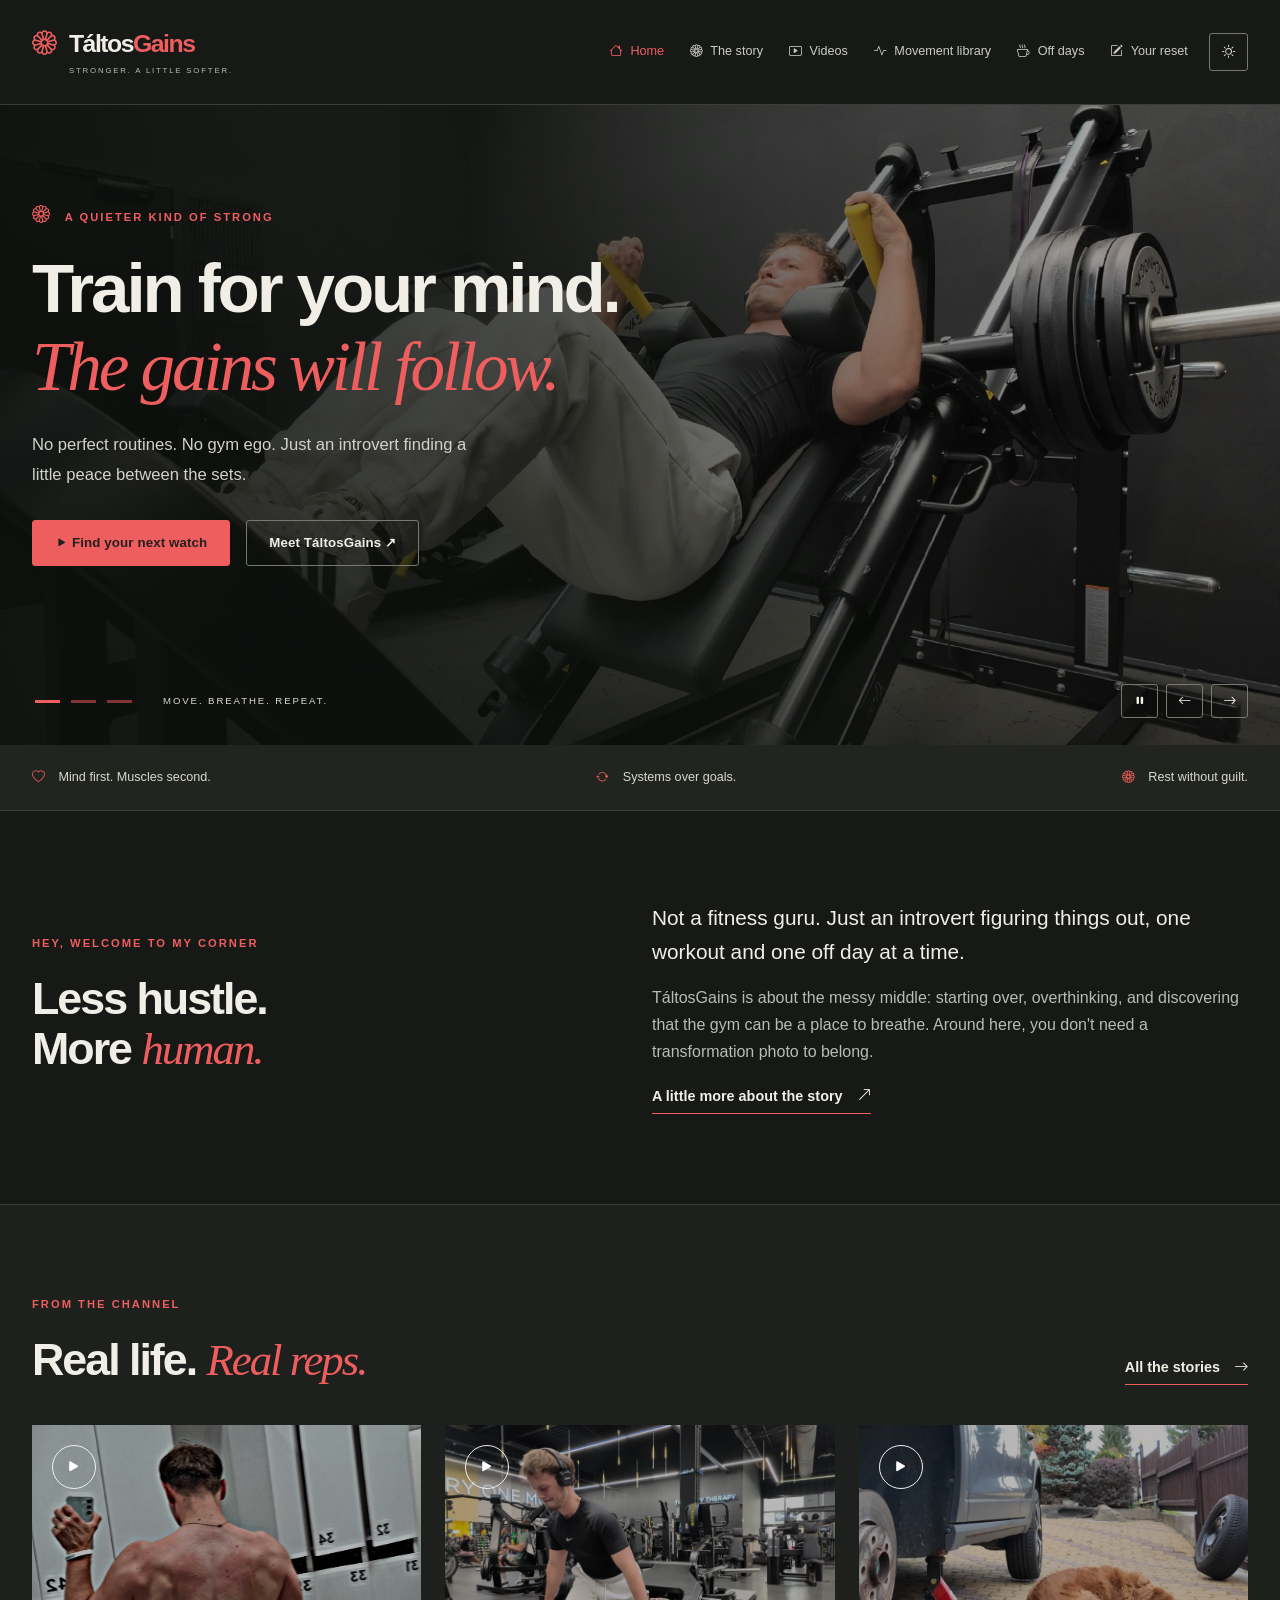
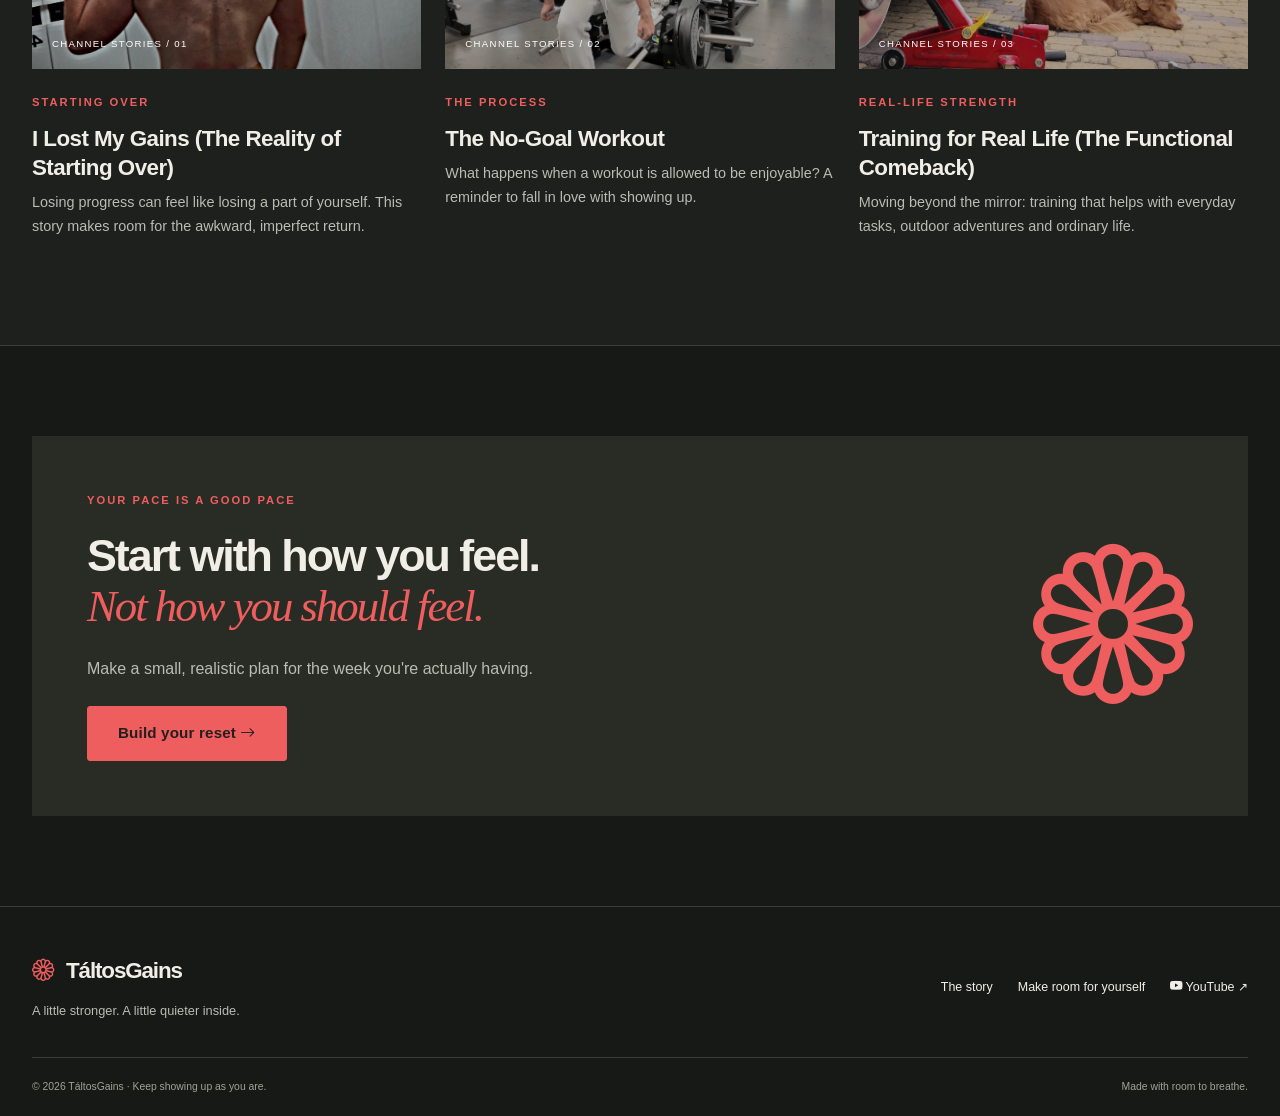
<file: index.html>
<!doctype html>
<html lang="en" data-bs-theme="dark">
    <head>
        <meta charset="utf-8" />
        <meta name="viewport" content="width=device-width, initial-scale=1" />
        <meta
            name="description"
            content="TáltosGains - honest gym stories, functional movement and guilt-free recovery. Train for your mind. Live at your own pace."
        />
        <meta name="theme-color" content="#171917" />
        <script src="js/theme.js"></script>
        <title>Home · TáltosGains</title>
        <link rel="icon" href="assets/favicon.svg" type="image/svg+xml" />
        <link rel="stylesheet" href="bootstrap/css/bootstrap.min.css" />
        <link rel="stylesheet" href="icons/font/bootstrap-icons.min.css" />
        <link rel="stylesheet" href="style.css" />
    </head>
    <body>
        <a class="skip-link" href="#main">Skip to content</a>
        <!-- Header and main menu -->
        <header>
            <nav class="navbar navbar-expand-lg container" aria-label="Main navigation">
                <a class="navbar-brand" href="index.html">
                    <i class="bi bi-flower1" aria-hidden="true"></i>
                    Táltos<span>Gains</span>
                    <small>STRONGER. A LITTLE SOFTER.</small>
                </a>
                <button
                    class="navbar-toggler"
                    type="button"
                    data-bs-toggle="collapse"
                    data-bs-target="#mainNav"
                    aria-controls="mainNav"
                    aria-expanded="false"
                    aria-label="Toggle navigation"
                >
                    <span class="navbar-toggler-icon"></span>
                </button>
                <button type="button" id="themeToggle" class="btn btn-outline-light theme-toggle"
                        aria-label="Switch to light mode" title="Switch to light mode" hidden>
                    <i class="bi bi-sun" aria-hidden="true"></i>
                </button>
                <div class="collapse navbar-collapse" id="mainNav">
                    <ul class="navbar-nav ms-auto">
                        <li class="nav-item">
                            <a class="nav-link active" aria-current="page" href="index.html">
                                <i class="bi bi-house" aria-hidden="true"></i>
                                Home
                            </a>
                        </li>
                        <li class="nav-item">
                            <a class="nav-link" href="about.html">
                                <i class="bi bi-flower1" aria-hidden="true"></i>
                                The story
                            </a>
                        </li>
                        <li class="nav-item">
                            <a class="nav-link" href="videos.html">
                                <i class="bi bi-play-btn" aria-hidden="true"></i>
                                Videos
                            </a>
                        </li>
                        <li class="nav-item">
                            <a class="nav-link" href="movement.html">
                                <i class="bi bi-activity" aria-hidden="true"></i>
                                Movement library
                            </a>
                        </li>
                        <li class="nav-item">
                            <a class="nav-link" href="recovery.html">
                                <i class="bi bi-cup-hot" aria-hidden="true"></i>
                                Off days
                            </a>
                        </li>
                        <li class="nav-item">
                            <a class="nav-link" href="reset.html">
                                <i class="bi bi-pencil-square" aria-hidden="true"></i>
                                Your reset
                            </a>
                        </li>
                    </ul>
                </div>
            </nav>
        </header>
        <!-- Page content -->
        <main id="main">
            <!-- Homepage carousel -->
            <section
                id="homeCarousel"
                class="carousel slide"
                aria-label="The TáltosGains philosophy"
                aria-roledescription="carousel"
            >
                <div class="carousel-inner">
                    <div class="carousel-item active">
                        <img
                            src="assets/images/gym-session.jpg"
                            class="hero-image photo-gym-session"
                            alt="Training on a leg machine at the gym"
                            fetchpriority="high"
                        />
                        <div class="hero-shade"></div>
                        <div class="container hero-content">
                            <p class="eyebrow">
                                <i class="bi bi-flower1" aria-hidden="true"></i>
                                A QUIETER KIND OF STRONG
                            </p>
                            <h1>
                                Train for your mind.
                                <br />
                                <em>The gains will follow.</em>
                            </h1>
                            <p class="hero-description">
                                No perfect routines. No gym ego. Just an introvert finding a little peace
                                between the sets.
                            </p>
                            <div class="d-flex gap-3 flex-wrap">
                                <a class="btn btn-primary" href="videos.html">
                                    <i class="bi bi-play-fill" aria-hidden="true"></i>
                                    Find your next watch
                                </a>
                                <a class="btn btn-outline-light" href="about.html">Meet TáltosGains ↗</a>
                            </div>
                        </div>
                    </div>
                    <div class="carousel-item">
                        <img
                            src="assets/images/outdoor-break.jpg"
                            class="hero-image photo-outdoor-break"
                            alt="Sitting on a hillside swing with a dog nearby"
                        />
                        <div class="hero-shade"></div>
                        <div class="container hero-content">
                            <p class="eyebrow">
                                <i class="bi bi-flower1" aria-hidden="true"></i>
                                STRENGTH BEYOND THE MIRROR
                            </p>
                            <h1>
                                Train to be useful.
                                <br />
                                <em>Then go live.</em>
                            </h1>
                            <p class="hero-description">
                                Heavy winter tires. Long walks with an older dog. Strength that comes home
                                with you.
                            </p>
                            <div class="d-flex gap-3 flex-wrap">
                                <a class="btn btn-primary" href="movement.html">
                                    <i class="bi bi-play-fill" aria-hidden="true"></i>
                                    Explore the movement library
                                </a>
                                <a class="btn btn-outline-light" href="about.html">Meet TáltosGains ↗</a>
                            </div>
                        </div>
                    </div>
                    <div class="carousel-item">
                        <img
                            src="assets/images/gaming-evening.jpg"
                            class="hero-image photo-gaming-evening"
                            alt="Counter-Strike 2 on a monitor during an evening gaming session"
                        />
                        <div class="hero-shade"></div>
                        <div class="container hero-content">
                            <p class="eyebrow">
                                <i class="bi bi-flower1" aria-hidden="true"></i>
                                RECOVERY IS PART OF IT
                            </p>
                            <h1>
                                Some days, growth
                                <br />
                                <em>looks like slowing down.</em>
                            </h1>
                            <p class="hero-description">
                                A slow afternoon. A game of CS2. Permission to do a little less, without
                                earning it first.
                            </p>
                            <div class="d-flex gap-3 flex-wrap">
                                <a class="btn btn-primary" href="recovery.html">
                                    <i class="bi bi-play-fill" aria-hidden="true"></i>
                                    Take an off day
                                </a>
                                <a class="btn btn-outline-light" href="about.html">Meet TáltosGains ↗</a>
                            </div>
                        </div>
                    </div>
                </div>
                <div class="container carousel-bottom">
                    <div class="carousel-indicators">
                        <button
                            type="button"
                            data-bs-target="#homeCarousel"
                            data-bs-slide-to="0"
                            class="active"
                            aria-current="true"
                            aria-label="Slide 1"
                        ></button>
                        <button
                            type="button"
                            data-bs-target="#homeCarousel"
                            data-bs-slide-to="1"
                            aria-label="Slide 2"
                        ></button>
                        <button
                            type="button"
                            data-bs-target="#homeCarousel"
                            data-bs-slide-to="2"
                            aria-label="Slide 3"
                        ></button>
                    </div>
                    <span class="carousel-note">MOVE. BREATHE. REPEAT.</span>
                    <div class="carousel-actions">
                        <button
                            type="button"
                            id="carouselPause"
                            class="btn btn-sm btn-outline-light"
                            aria-label="Pause slideshow"
                        >
                            <i class="bi bi-pause-fill" aria-hidden="true"></i>
                        </button>
                        <button
                            type="button"
                            class="btn btn-sm btn-outline-light"
                            data-bs-target="#homeCarousel"
                            data-bs-slide="prev"
                            aria-label="Previous slide"
                        >
                            <i class="bi bi-arrow-left" aria-hidden="true"></i>
                        </button>
                        <button
                            type="button"
                            class="btn btn-sm btn-outline-light"
                            data-bs-target="#homeCarousel"
                            data-bs-slide="next"
                            aria-label="Next slide"
                        >
                            <i class="bi bi-arrow-right" aria-hidden="true"></i>
                        </button>
                    </div>
                </div>
            </section>
            <div class="manifesto-strip">
                <div class="container">
                    <span>
                        <i class="bi bi-heart" aria-hidden="true"></i>
                        Mind first. Muscles second.
                    </span>
                    <span>
                        <i class="bi bi-arrow-repeat" aria-hidden="true"></i>
                        Systems over goals.
                    </span>
                    <span>
                        <i class="bi bi-flower1" aria-hidden="true"></i>
                        Rest without guilt.
                    </span>
                </div>
            </div>
            <section class="container section-space">
                <div class="row align-items-center gy-5">
                    <div class="col-lg-5">
                        <p class="eyebrow">HEY, WELCOME TO MY CORNER</p>
                        <h2>
                            Less hustle.
                            <br />
                            More
                            <em>human.</em>
                        </h2>
                    </div>
                    <div class="col-lg-6 offset-lg-1">
                        <p class="large-copy">
                            Not a fitness guru. Just an introvert figuring things out, one workout and one off
                            day at a time.
                        </p>
                        <p>
                            TáltosGains is about the messy middle: starting over, overthinking, and
                            discovering that the gym can be a place to breathe. Around here, you don't need a
                            transformation photo to belong.
                        </p>
                        <a class="text-link" href="about.html">
                            A little more about the story
                            <i class="bi bi-arrow-up-right" aria-hidden="true"></i>
                        </a>
                    </div>
                </div>
            </section>
            <section class="stories-section section-space">
                <div class="container">
                    <div class="section-title">
                        <div>
                            <p class="eyebrow">FROM THE CHANNEL</p>
                            <h2>
                                Real life.
                                <em>Real reps.</em>
                            </h2>
                        </div>
                        <a class="text-link" href="videos.html">
                            All the stories
                            <i class="bi bi-arrow-right" aria-hidden="true"></i>
                        </a>
                    </div>
                    <div class="row gy-5">
                        <div class="col-md-4">
                            <article class="video-card">
                                <a
                                    class="video-image"
                                    href="videos.html#video-1"
                                    aria-label="Read about I Lost My Gains (The Reality of Starting Over)"
                                >
                                    <img
                                        class="photo-starting-over"
                                        src="assets/images/starting-over.jpg"
                                        alt="A back progress photo in the gym changing room"
                                        loading="lazy"
                                    />
                                    <span class="play-circle">
                                        <i class="bi bi-play-fill" aria-hidden="true"></i>
                                    </span>
                                    <span class="image-label">CHANNEL STORIES / 01</span>
                                </a>
                                <p class="eyebrow mt-4">Starting over</p>
                                <h3>
                                    <a href="videos.html#video-1">
                                        I Lost My Gains (The Reality of Starting Over)
                                    </a>
                                </h3>
                                <p>
                                    Losing progress can feel like losing a part of yourself. This story makes
                                    room for the awkward, imperfect return.
                                </p>
                            </article>
                        </div>
                        <div class="col-md-4">
                            <article class="video-card">
                                <a
                                    class="video-image"
                                    href="videos.html#video-2"
                                    aria-label="Read about The No-Goal Workout"
                                >
                                    <img
                                        class="photo-gym-row"
                                        src="assets/images/gym-row.jpg"
                                        alt="Training with headphones on a plate-loaded gym machine"
                                        loading="lazy"
                                    />
                                    <span class="play-circle">
                                        <i class="bi bi-play-fill" aria-hidden="true"></i>
                                    </span>
                                    <span class="image-label">CHANNEL STORIES / 02</span>
                                </a>
                                <p class="eyebrow mt-4">The process</p>
                                <h3><a href="videos.html#video-2">The No-Goal Workout</a></h3>
                                <p>
                                    What happens when a workout is allowed to be enjoyable? A reminder to fall
                                    in love with showing up.
                                </p>
                            </article>
                        </div>
                        <div class="col-md-4">
                            <article class="video-card">
                                <a
                                    class="video-image"
                                    href="videos.html#video-3"
                                    aria-label="Read about Training for Real Life (The Functional Comeback)"
                                >
                                    <img
                                        class="photo-everyday-strength"
                                        src="assets/images/everyday-strength.jpg"
                                        alt="A wheel change on the driveway with a dog resting beside the car"
                                        loading="lazy"
                                    />
                                    <span class="play-circle">
                                        <i class="bi bi-play-fill" aria-hidden="true"></i>
                                    </span>
                                    <span class="image-label">CHANNEL STORIES / 03</span>
                                </a>
                                <p class="eyebrow mt-4">Real-life strength</p>
                                <h3>
                                    <a href="videos.html#video-3">
                                        Training for Real Life (The Functional Comeback)
                                    </a>
                                </h3>
                                <p>
                                    Moving beyond the mirror: training that helps with everyday tasks, outdoor
                                    adventures and ordinary life.
                                </p>
                            </article>
                        </div>
                    </div>
                </div>
            </section>
            <section class="container section-space">
                <div class="reset-banner">
                    <div>
                        <p class="eyebrow">YOUR PACE IS A GOOD PACE</p>
                        <h2>
                            Start with how you feel.
                            <br />
                            <em>Not how you should feel.</em>
                        </h2>
                        <p>Make a small, realistic plan for the week you're actually having.</p>
                        <a class="btn btn-primary btn-lg" href="reset.html">
                            Build your reset
                            <i class="bi bi-arrow-right" aria-hidden="true"></i>
                        </a>
                    </div>
                    <div class="big-flower" aria-hidden="true">
                        <i class="bi bi-flower1" aria-hidden="true"></i>
                    </div>
                </div>
            </section>
        </main>
        <!-- Footer -->
        <footer>
            <div class="container">
                <div class="row gy-4 align-items-center">
                    <div class="col-md-5">
                        <a class="footer-brand" href="index.html">
                            <i class="bi bi-flower1" aria-hidden="true"></i>
                            TáltosGains
                        </a>
                        <p>A little stronger. A little quieter inside.</p>
                    </div>
                    <div class="col-md-7 footer-links">
                        <a href="about.html">The story</a>
                        <a href="reset.html">Make room for yourself</a>
                        <a
                            href="https://www.youtube.com/channel/UCNmZno0YKtLoGq7kh4Sr4HA"
                            target="_blank"
                            rel="noopener"
                        >
                            <i class="bi bi-youtube" aria-hidden="true"></i>
                            YouTube ↗
                        </a>
                    </div>
                </div>
                <div class="footer-bottom">
                    <span>© 2026 TáltosGains · Keep showing up as you are.</span>
                    <span>Made with room to breathe.</span>
                </div>
            </div>
        </footer>
        <!-- JavaScript -->
        <script src="bootstrap/js/bootstrap.bundle.min.js"></script>
        <script src="js/site.js"></script>
    </body>
</html>
</file>
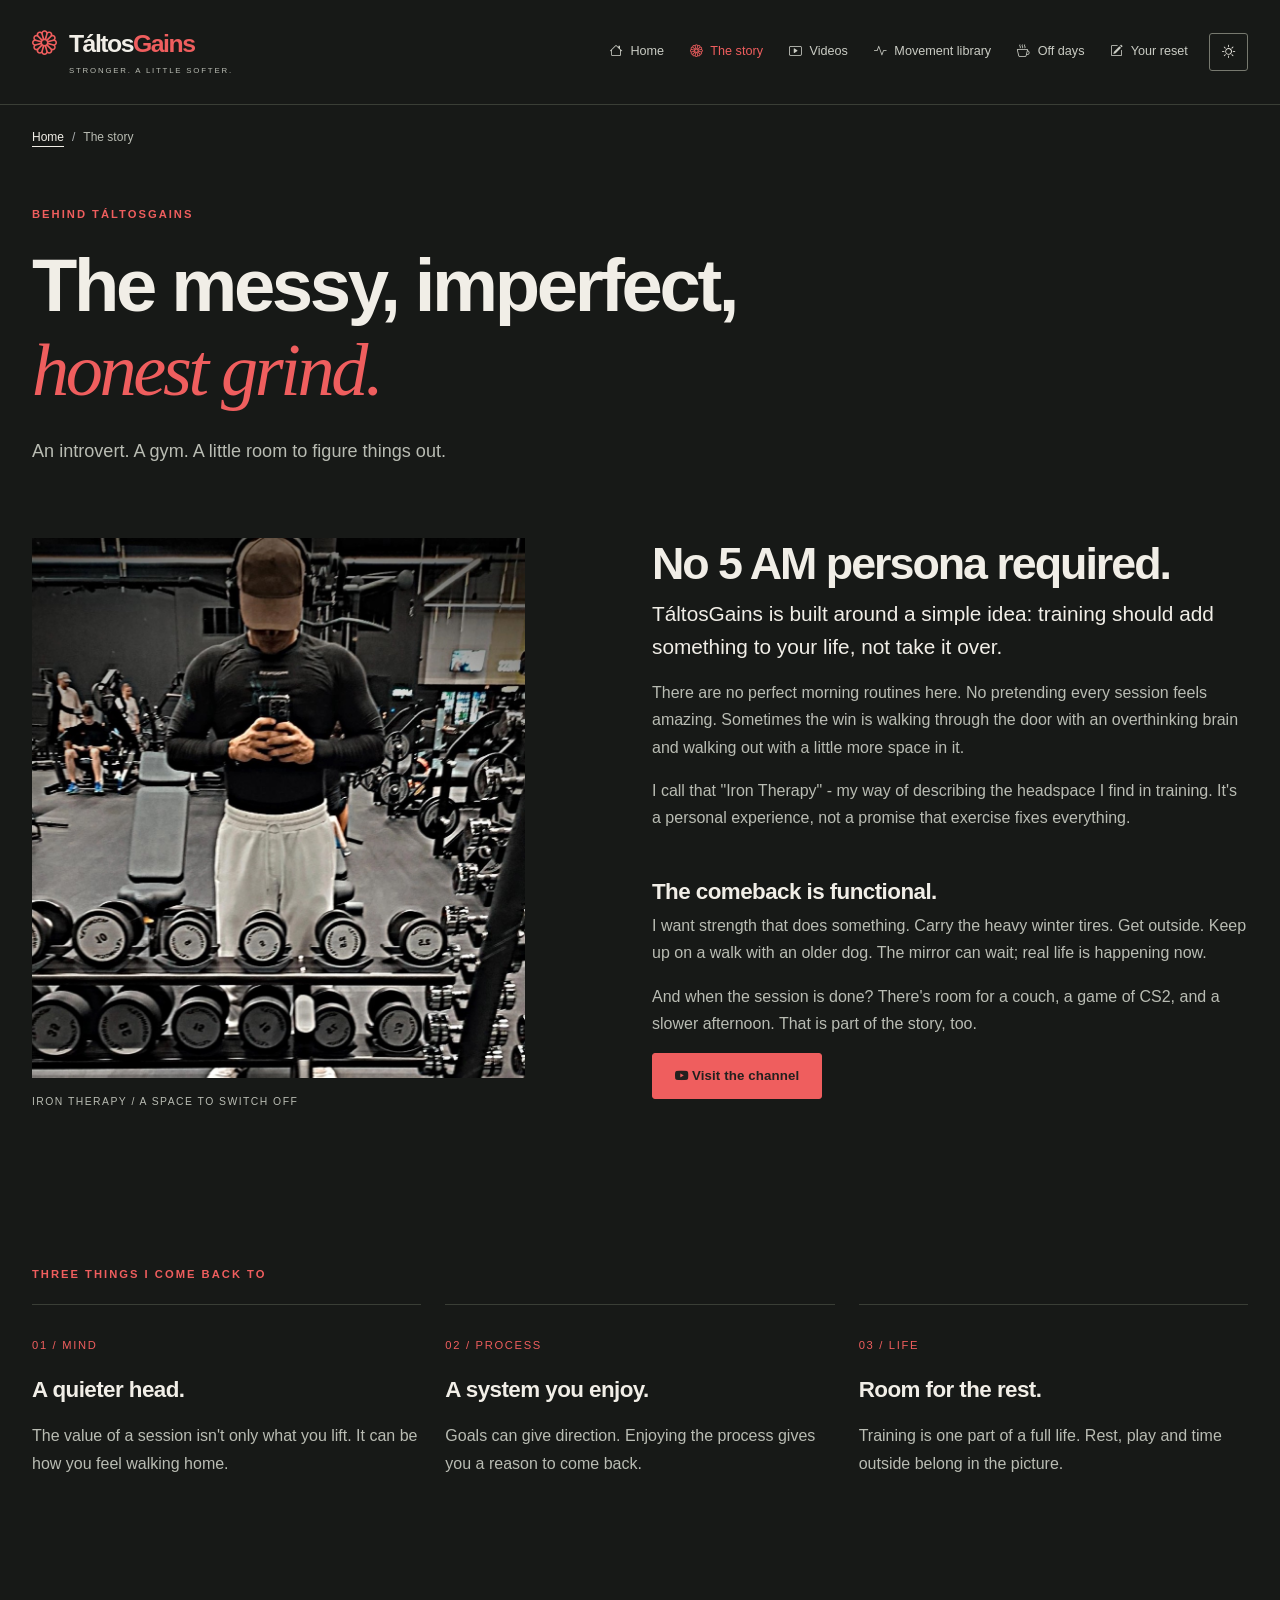
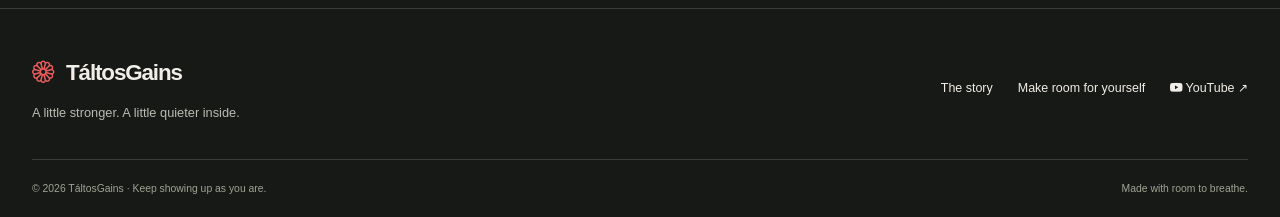
<file: about.html>
<!doctype html>
<html lang="en" data-bs-theme="dark">
    <head>
        <meta charset="utf-8" />
        <meta name="viewport" content="width=device-width, initial-scale=1" />
        <meta
            name="description"
            content="TáltosGains - honest gym stories, functional movement and guilt-free recovery. Train for your mind. Live at your own pace."
        />
        <meta name="theme-color" content="#171917" />
        <script src="js/theme.js"></script>
        <title>The story · TáltosGains</title>
        <link rel="icon" href="assets/favicon.svg" type="image/svg+xml" />
        <link rel="stylesheet" href="bootstrap/css/bootstrap.min.css" />
        <link rel="stylesheet" href="icons/font/bootstrap-icons.min.css" />
        <link rel="stylesheet" href="style.css" />
    </head>
    <body>
        <a class="skip-link" href="#main">Skip to content</a>
        <!-- Header and main menu -->
        <header>
            <nav class="navbar navbar-expand-lg container" aria-label="Main navigation">
                <a class="navbar-brand" href="index.html">
                    <i class="bi bi-flower1" aria-hidden="true"></i>
                    Táltos<span>Gains</span>
                    <small>STRONGER. A LITTLE SOFTER.</small>
                </a>
                <button
                    class="navbar-toggler"
                    type="button"
                    data-bs-toggle="collapse"
                    data-bs-target="#mainNav"
                    aria-controls="mainNav"
                    aria-expanded="false"
                    aria-label="Toggle navigation"
                >
                    <span class="navbar-toggler-icon"></span>
                </button>
                <button type="button" id="themeToggle" class="btn btn-outline-light theme-toggle"
                        aria-label="Switch to light mode" title="Switch to light mode" hidden>
                    <i class="bi bi-sun" aria-hidden="true"></i>
                </button>
                <div class="collapse navbar-collapse" id="mainNav">
                    <ul class="navbar-nav ms-auto">
                        <li class="nav-item">
                            <a class="nav-link" href="index.html">
                                <i class="bi bi-house" aria-hidden="true"></i>
                                Home
                            </a>
                        </li>
                        <li class="nav-item">
                            <a class="nav-link active" aria-current="page" href="about.html">
                                <i class="bi bi-flower1" aria-hidden="true"></i>
                                The story
                            </a>
                        </li>
                        <li class="nav-item">
                            <a class="nav-link" href="videos.html">
                                <i class="bi bi-play-btn" aria-hidden="true"></i>
                                Videos
                            </a>
                        </li>
                        <li class="nav-item">
                            <a class="nav-link" href="movement.html">
                                <i class="bi bi-activity" aria-hidden="true"></i>
                                Movement library
                            </a>
                        </li>
                        <li class="nav-item">
                            <a class="nav-link" href="recovery.html">
                                <i class="bi bi-cup-hot" aria-hidden="true"></i>
                                Off days
                            </a>
                        </li>
                        <li class="nav-item">
                            <a class="nav-link" href="reset.html">
                                <i class="bi bi-pencil-square" aria-hidden="true"></i>
                                Your reset
                            </a>
                        </li>
                    </ul>
                </div>
            </nav>
        </header>
        <nav class="container breadcrumb-wrap" aria-label="Breadcrumb">
            <ol class="breadcrumb">
                <li class="breadcrumb-item"><a href="index.html">Home</a></li>
                <li class="breadcrumb-item active" aria-current="page">The story</li>
            </ol>
        </nav>
        <!-- Page content -->
        <main id="main">
            <section class="container page-heading">
                <p class="eyebrow">BEHIND TÁLTOSGAINS</p>
                <h1>
                    The messy, imperfect,
                    <br />
                    <em>honest grind.</em>
                </h1>
                <p class="lead">An introvert. A gym. A little room to figure things out.</p>
            </section>
            <section class="container pb-5">
                <div class="row gy-5">
                    <div class="col-lg-5">
                        <img
                            class="editorial-image photo-gym-portrait"
                            src="assets/images/gym-portrait.jpg"
                            alt="A gym mirror portrait behind a rack of dumbbells"
                        />
                        <p class="image-caption">IRON THERAPY / A SPACE TO SWITCH OFF</p>
                    </div>
                    <div class="col-lg-6 offset-lg-1">
                        <h2>No 5 AM persona required.</h2>
                        <p class="large-copy">
                            TáltosGains is built around a simple idea: training should add something to your
                            life, not take it over.
                        </p>
                        <p>
                            There are no perfect morning routines here. No pretending every session feels
                            amazing. Sometimes the win is walking through the door with an overthinking brain
                            and walking out with a little more space in it.
                        </p>
                        <p>
                            I call that "Iron Therapy" - my way of describing the headspace I find in
                            training. It's a personal experience, not a promise that exercise fixes
                            everything.
                        </p>
                        <h3 class="mt-5">The comeback is functional.</h3>
                        <p>
                            I want strength that does something. Carry the heavy winter tires. Get outside.
                            Keep up on a walk with an older dog. The mirror can wait; real life is happening
                            now.
                        </p>
                        <p>
                            And when the session is done? There's room for a couch, a game of CS2, and a
                            slower afternoon. That is part of the story, too.
                        </p>
                        <a
                            class="btn btn-primary"
                            href="https://www.youtube.com/channel/UCNmZno0YKtLoGq7kh4Sr4HA"
                        >
                            <i class="bi bi-youtube" aria-hidden="true"></i>
                            Visit the channel
                        </a>
                    </div>
                </div>
            </section>
            <section class="container section-space">
                <p class="eyebrow">THREE THINGS I COME BACK TO</p>
                <div class="row g-4">
                    <div class="col-md-4">
                        <div class="principle">
                            <span>01 / MIND</span>
                            <h3>A quieter head.</h3>
                            <p>
                                The value of a session isn't only what you lift. It can be how you feel
                                walking home.
                            </p>
                        </div>
                    </div>
                    <div class="col-md-4">
                        <div class="principle">
                            <span>02 / PROCESS</span>
                            <h3>A system you enjoy.</h3>
                            <p>
                                Goals can give direction. Enjoying the process gives you a reason to come
                                back.
                            </p>
                        </div>
                    </div>
                    <div class="col-md-4">
                        <div class="principle">
                            <span>03 / LIFE</span>
                            <h3>Room for the rest.</h3>
                            <p>
                                Training is one part of a full life. Rest, play and time outside belong in the
                                picture.
                            </p>
                        </div>
                    </div>
                </div>
            </section>
        </main>
        <!-- Footer -->
        <footer>
            <div class="container">
                <div class="row gy-4 align-items-center">
                    <div class="col-md-5">
                        <a class="footer-brand" href="index.html">
                            <i class="bi bi-flower1" aria-hidden="true"></i>
                            TáltosGains
                        </a>
                        <p>A little stronger. A little quieter inside.</p>
                    </div>
                    <div class="col-md-7 footer-links">
                        <a href="about.html">The story</a>
                        <a href="reset.html">Make room for yourself</a>
                        <a
                            href="https://www.youtube.com/channel/UCNmZno0YKtLoGq7kh4Sr4HA"
                            target="_blank"
                            rel="noopener"
                        >
                            <i class="bi bi-youtube" aria-hidden="true"></i>
                            YouTube ↗
                        </a>
                    </div>
                </div>
                <div class="footer-bottom">
                    <span>© 2026 TáltosGains · Keep showing up as you are.</span>
                    <span>Made with room to breathe.</span>
                </div>
            </div>
        </footer>
        <!-- JavaScript -->
        <script src="bootstrap/js/bootstrap.bundle.min.js"></script>
        <script src="js/site.js"></script>
    </body>
</html>
</file>
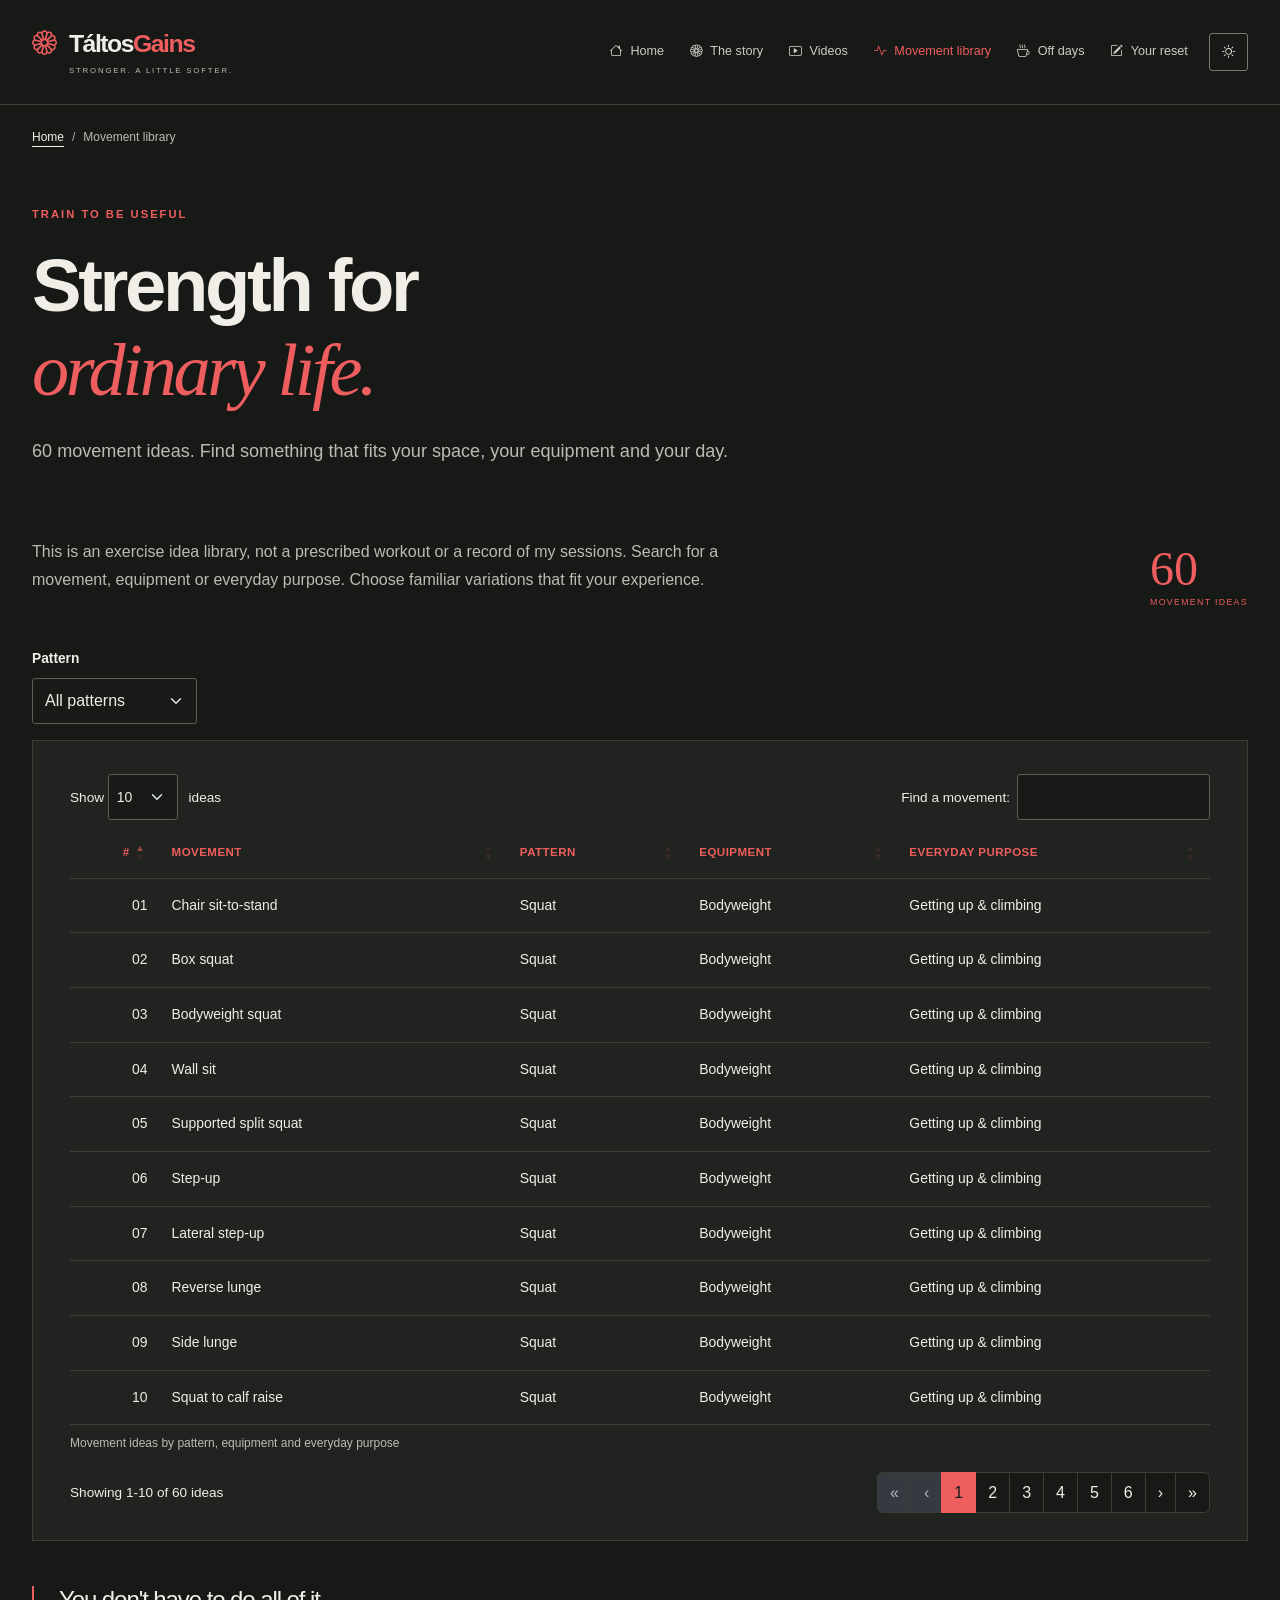
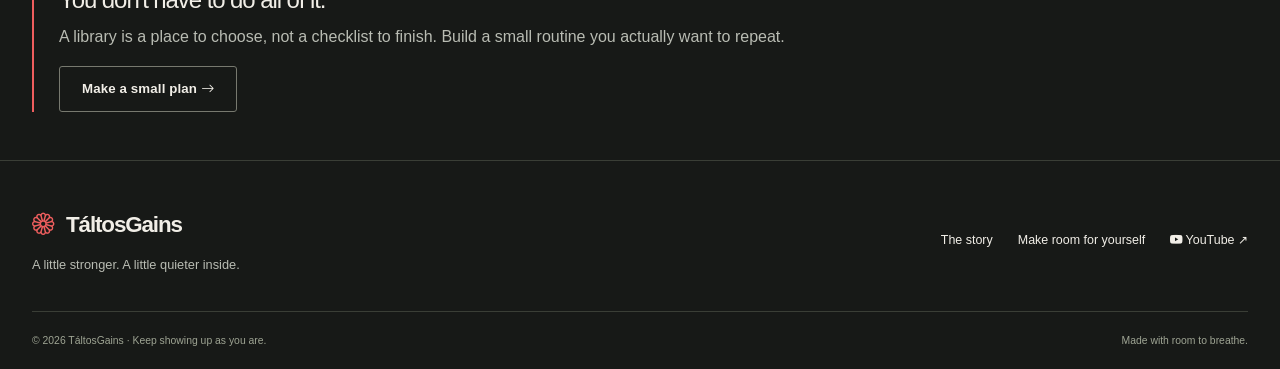
<file: movement.html>
<!doctype html>
<html lang="en" data-bs-theme="dark">
    <head>
        <meta charset="utf-8" />
        <meta name="viewport" content="width=device-width, initial-scale=1" />
        <meta
            name="description"
            content="TáltosGains - honest gym stories, functional movement and guilt-free recovery. Train for your mind. Live at your own pace."
        />
        <meta name="theme-color" content="#171917" />
        <script src="js/theme.js"></script>
        <title>Movement library · TáltosGains</title>
        <link rel="icon" href="assets/favicon.svg" type="image/svg+xml" />
        <link rel="stylesheet" href="bootstrap/css/bootstrap.min.css" />
        <link rel="stylesheet" href="icons/font/bootstrap-icons.min.css" />
        <link rel="stylesheet" href="css/dataTables.bootstrap5.css" />
        <link rel="stylesheet" href="style.css" />
    </head>
    <body>
        <a class="skip-link" href="#main">Skip to content</a>
        <!-- Header and main menu -->
        <header>
            <nav class="navbar navbar-expand-lg container" aria-label="Main navigation">
                <a class="navbar-brand" href="index.html">
                    <i class="bi bi-flower1" aria-hidden="true"></i>
                    Táltos<span>Gains</span>
                    <small>STRONGER. A LITTLE SOFTER.</small>
                </a>
                <button
                    class="navbar-toggler"
                    type="button"
                    data-bs-toggle="collapse"
                    data-bs-target="#mainNav"
                    aria-controls="mainNav"
                    aria-expanded="false"
                    aria-label="Toggle navigation"
                >
                    <span class="navbar-toggler-icon"></span>
                </button>
                <button type="button" id="themeToggle" class="btn btn-outline-light theme-toggle"
                        aria-label="Switch to light mode" title="Switch to light mode" hidden>
                    <i class="bi bi-sun" aria-hidden="true"></i>
                </button>
                <div class="collapse navbar-collapse" id="mainNav">
                    <ul class="navbar-nav ms-auto">
                        <li class="nav-item">
                            <a class="nav-link" href="index.html">
                                <i class="bi bi-house" aria-hidden="true"></i>
                                Home
                            </a>
                        </li>
                        <li class="nav-item">
                            <a class="nav-link" href="about.html">
                                <i class="bi bi-flower1" aria-hidden="true"></i>
                                The story
                            </a>
                        </li>
                        <li class="nav-item">
                            <a class="nav-link" href="videos.html">
                                <i class="bi bi-play-btn" aria-hidden="true"></i>
                                Videos
                            </a>
                        </li>
                        <li class="nav-item">
                            <a class="nav-link active" aria-current="page" href="movement.html">
                                <i class="bi bi-activity" aria-hidden="true"></i>
                                Movement library
                            </a>
                        </li>
                        <li class="nav-item">
                            <a class="nav-link" href="recovery.html">
                                <i class="bi bi-cup-hot" aria-hidden="true"></i>
                                Off days
                            </a>
                        </li>
                        <li class="nav-item">
                            <a class="nav-link" href="reset.html">
                                <i class="bi bi-pencil-square" aria-hidden="true"></i>
                                Your reset
                            </a>
                        </li>
                    </ul>
                </div>
            </nav>
        </header>
        <nav class="container breadcrumb-wrap" aria-label="Breadcrumb">
            <ol class="breadcrumb">
                <li class="breadcrumb-item"><a href="index.html">Home</a></li>
                <li class="breadcrumb-item active" aria-current="page">Movement library</li>
            </ol>
        </nav>
        <!-- Page content -->
        <main id="main">
            <section class="container page-heading">
                <p class="eyebrow">TRAIN TO BE USEFUL</p>
                <h1>
                    Strength for
                    <br />
                    <em>ordinary life.</em>
                </h1>
                <p class="lead">
                    60 movement ideas. Find something that fits your space, your equipment and your day.
                </p>
            </section>
            <section class="container pb-5">
                <div class="library-intro">
                    <p>
                        This is an exercise idea library, not a prescribed workout or a record of my sessions.
                        Search for a movement, equipment or everyday purpose. Choose familiar variations that
                        fit your experience.
                    </p>
                    <span class="library-count">
                        60
                        <small>MOVEMENT IDEAS</small>
                    </span>
                </div>
                <div id="movementFilters" class="mb-3" hidden>
                    <div class="movement-filters">
                        <div>
                            <label class="form-label" for="patternFilter">Pattern</label>
                            <select class="form-select" id="patternFilter">
                                <option value="">All patterns</option>
                            </select>
                        </div>
                        <button class="btn btn-outline-light" type="button" id="clearMovementFilters" hidden>
                            Clear filters
                        </button>
                    </div>
                </div>
                <div class="table-shell">
                    <div class="table-responsive">
                        <!-- Movement table - searching, sorting and pagination are set up in site.js -->
                        <table id="movementTable" class="table table-hover align-middle w-100">
                            <caption>Movement ideas by pattern, equipment and everyday purpose</caption>
                            <thead>
                                <tr>
                                    <th scope="col">#</th>
                                    <th scope="col">Movement</th>
                                    <th scope="col">Pattern</th>
                                    <th scope="col">Equipment</th>
                                    <th scope="col">Everyday purpose</th>
                                </tr>
                            </thead>
                            <tbody>
                                <tr>
                                    <td>01</td>
                                    <th scope="row">Chair sit-to-stand</th>
                                    <td>Squat</td>
                                    <td>Bodyweight</td>
                                    <td>Getting up & climbing</td>
                                </tr>
                                <tr>
                                    <td>02</td>
                                    <th scope="row">Box squat</th>
                                    <td>Squat</td>
                                    <td>Bodyweight</td>
                                    <td>Getting up & climbing</td>
                                </tr>
                                <tr>
                                    <td>03</td>
                                    <th scope="row">Bodyweight squat</th>
                                    <td>Squat</td>
                                    <td>Bodyweight</td>
                                    <td>Getting up & climbing</td>
                                </tr>
                                <tr>
                                    <td>04</td>
                                    <th scope="row">Wall sit</th>
                                    <td>Squat</td>
                                    <td>Bodyweight</td>
                                    <td>Getting up & climbing</td>
                                </tr>
                                <tr>
                                    <td>05</td>
                                    <th scope="row">Supported split squat</th>
                                    <td>Squat</td>
                                    <td>Bodyweight</td>
                                    <td>Getting up & climbing</td>
                                </tr>
                                <tr>
                                    <td>06</td>
                                    <th scope="row">Step-up</th>
                                    <td>Squat</td>
                                    <td>Bodyweight</td>
                                    <td>Getting up & climbing</td>
                                </tr>
                                <tr>
                                    <td>07</td>
                                    <th scope="row">Lateral step-up</th>
                                    <td>Squat</td>
                                    <td>Bodyweight</td>
                                    <td>Getting up & climbing</td>
                                </tr>
                                <tr>
                                    <td>08</td>
                                    <th scope="row">Reverse lunge</th>
                                    <td>Squat</td>
                                    <td>Bodyweight</td>
                                    <td>Getting up & climbing</td>
                                </tr>
                                <tr>
                                    <td>09</td>
                                    <th scope="row">Side lunge</th>
                                    <td>Squat</td>
                                    <td>Bodyweight</td>
                                    <td>Getting up & climbing</td>
                                </tr>
                                <tr>
                                    <td>10</td>
                                    <th scope="row">Squat to calf raise</th>
                                    <td>Squat</td>
                                    <td>Bodyweight</td>
                                    <td>Getting up & climbing</td>
                                </tr>
                                <tr>
                                    <td>11</td>
                                    <th scope="row">Glute bridge</th>
                                    <td>Hinge</td>
                                    <td>Mixed</td>
                                    <td>Picking things up</td>
                                </tr>
                                <tr>
                                    <td>12</td>
                                    <th scope="row">Single-leg glute bridge</th>
                                    <td>Hinge</td>
                                    <td>Mixed</td>
                                    <td>Picking things up</td>
                                </tr>
                                <tr>
                                    <td>13</td>
                                    <th scope="row">Hip thrust</th>
                                    <td>Hinge</td>
                                    <td>Mixed</td>
                                    <td>Picking things up</td>
                                </tr>
                                <tr>
                                    <td>14</td>
                                    <th scope="row">Bodyweight good morning</th>
                                    <td>Hinge</td>
                                    <td>Mixed</td>
                                    <td>Picking things up</td>
                                </tr>
                                <tr>
                                    <td>15</td>
                                    <th scope="row">Dowel hip hinge</th>
                                    <td>Hinge</td>
                                    <td>Mixed</td>
                                    <td>Picking things up</td>
                                </tr>
                                <tr>
                                    <td>16</td>
                                    <th scope="row">Kettlebell deadlift</th>
                                    <td>Hinge</td>
                                    <td>Kettlebell</td>
                                    <td>Picking things up</td>
                                </tr>
                                <tr>
                                    <td>17</td>
                                    <th scope="row">Dumbbell Romanian deadlift</th>
                                    <td>Hinge</td>
                                    <td>Dumbbells</td>
                                    <td>Picking things up</td>
                                </tr>
                                <tr>
                                    <td>18</td>
                                    <th scope="row">Single-leg Romanian deadlift</th>
                                    <td>Hinge</td>
                                    <td>Mixed</td>
                                    <td>Picking things up</td>
                                </tr>
                                <tr>
                                    <td>19</td>
                                    <th scope="row">Cable pull-through</th>
                                    <td>Hinge</td>
                                    <td>Cable machine</td>
                                    <td>Picking things up</td>
                                </tr>
                                <tr>
                                    <td>20</td>
                                    <th scope="row">Kettlebell swing</th>
                                    <td>Hinge</td>
                                    <td>Kettlebell</td>
                                    <td>Picking things up</td>
                                </tr>
                                <tr>
                                    <td>21</td>
                                    <th scope="row">Wall push-up</th>
                                    <td>Push</td>
                                    <td>Mixed</td>
                                    <td>Pushing & reaching</td>
                                </tr>
                                <tr>
                                    <td>22</td>
                                    <th scope="row">Incline push-up</th>
                                    <td>Push</td>
                                    <td>Mixed</td>
                                    <td>Pushing & reaching</td>
                                </tr>
                                <tr>
                                    <td>23</td>
                                    <th scope="row">Knee push-up</th>
                                    <td>Push</td>
                                    <td>Mixed</td>
                                    <td>Pushing & reaching</td>
                                </tr>
                                <tr>
                                    <td>24</td>
                                    <th scope="row">Push-up</th>
                                    <td>Push</td>
                                    <td>Mixed</td>
                                    <td>Pushing & reaching</td>
                                </tr>
                                <tr>
                                    <td>25</td>
                                    <th scope="row">Dumbbell floor press</th>
                                    <td>Push</td>
                                    <td>Dumbbells</td>
                                    <td>Pushing & reaching</td>
                                </tr>
                                <tr>
                                    <td>26</td>
                                    <th scope="row">Dumbbell bench press</th>
                                    <td>Push</td>
                                    <td>Dumbbells</td>
                                    <td>Pushing & reaching</td>
                                </tr>
                                <tr>
                                    <td>27</td>
                                    <th scope="row">Seated shoulder press</th>
                                    <td>Push</td>
                                    <td>Mixed</td>
                                    <td>Pushing & reaching</td>
                                </tr>
                                <tr>
                                    <td>28</td>
                                    <th scope="row">Half-kneeling press</th>
                                    <td>Push</td>
                                    <td>Mixed</td>
                                    <td>Pushing & reaching</td>
                                </tr>
                                <tr>
                                    <td>29</td>
                                    <th scope="row">Landmine press</th>
                                    <td>Push</td>
                                    <td>Mixed</td>
                                    <td>Pushing & reaching</td>
                                </tr>
                                <tr>
                                    <td>30</td>
                                    <th scope="row">Band chest press</th>
                                    <td>Push</td>
                                    <td>Resistance band</td>
                                    <td>Pushing & reaching</td>
                                </tr>
                                <tr>
                                    <td>31</td>
                                    <th scope="row">Band pull-apart</th>
                                    <td>Pull</td>
                                    <td>Resistance band</td>
                                    <td>Pulling & posture</td>
                                </tr>
                                <tr>
                                    <td>32</td>
                                    <th scope="row">Seated band row</th>
                                    <td>Pull</td>
                                    <td>Resistance band</td>
                                    <td>Pulling & posture</td>
                                </tr>
                                <tr>
                                    <td>33</td>
                                    <th scope="row">Standing band row</th>
                                    <td>Pull</td>
                                    <td>Resistance band</td>
                                    <td>Pulling & posture</td>
                                </tr>
                                <tr>
                                    <td>34</td>
                                    <th scope="row">One-arm dumbbell row</th>
                                    <td>Pull</td>
                                    <td>Dumbbells</td>
                                    <td>Pulling & posture</td>
                                </tr>
                                <tr>
                                    <td>35</td>
                                    <th scope="row">Chest-supported row</th>
                                    <td>Pull</td>
                                    <td>Mixed</td>
                                    <td>Pulling & posture</td>
                                </tr>
                                <tr>
                                    <td>36</td>
                                    <th scope="row">Cable row</th>
                                    <td>Pull</td>
                                    <td>Cable machine</td>
                                    <td>Pulling & posture</td>
                                </tr>
                                <tr>
                                    <td>37</td>
                                    <th scope="row">Lat pulldown</th>
                                    <td>Pull</td>
                                    <td>Cable machine</td>
                                    <td>Pulling & posture</td>
                                </tr>
                                <tr>
                                    <td>38</td>
                                    <th scope="row">Assisted pull-up</th>
                                    <td>Pull</td>
                                    <td>Mixed</td>
                                    <td>Pulling & posture</td>
                                </tr>
                                <tr>
                                    <td>39</td>
                                    <th scope="row">Face pull</th>
                                    <td>Pull</td>
                                    <td>Mixed</td>
                                    <td>Pulling & posture</td>
                                </tr>
                                <tr>
                                    <td>40</td>
                                    <th scope="row">Reverse fly</th>
                                    <td>Pull</td>
                                    <td>Mixed</td>
                                    <td>Pulling & posture</td>
                                </tr>
                                <tr>
                                    <td>41</td>
                                    <th scope="row">Farmer carry</th>
                                    <td>Carry & core</td>
                                    <td>Mixed</td>
                                    <td>Carrying & stability</td>
                                </tr>
                                <tr>
                                    <td>42</td>
                                    <th scope="row">Suitcase carry</th>
                                    <td>Carry & core</td>
                                    <td>Mixed</td>
                                    <td>Carrying & stability</td>
                                </tr>
                                <tr>
                                    <td>43</td>
                                    <th scope="row">Front-rack carry</th>
                                    <td>Carry & core</td>
                                    <td>Mixed</td>
                                    <td>Carrying & stability</td>
                                </tr>
                                <tr>
                                    <td>44</td>
                                    <th scope="row">Bear-hug carry</th>
                                    <td>Carry & core</td>
                                    <td>Mixed</td>
                                    <td>Carrying & stability</td>
                                </tr>
                                <tr>
                                    <td>45</td>
                                    <th scope="row">Dead bug</th>
                                    <td>Carry & core</td>
                                    <td>Mixed</td>
                                    <td>Carrying & stability</td>
                                </tr>
                                <tr>
                                    <td>46</td>
                                    <th scope="row">Bird dog</th>
                                    <td>Carry & core</td>
                                    <td>Mixed</td>
                                    <td>Carrying & stability</td>
                                </tr>
                                <tr>
                                    <td>47</td>
                                    <th scope="row">Front plank</th>
                                    <td>Carry & core</td>
                                    <td>Mixed</td>
                                    <td>Carrying & stability</td>
                                </tr>
                                <tr>
                                    <td>48</td>
                                    <th scope="row">Side plank</th>
                                    <td>Carry & core</td>
                                    <td>Mixed</td>
                                    <td>Carrying & stability</td>
                                </tr>
                                <tr>
                                    <td>49</td>
                                    <th scope="row">Pallof press</th>
                                    <td>Carry & core</td>
                                    <td>Mixed</td>
                                    <td>Carrying & stability</td>
                                </tr>
                                <tr>
                                    <td>50</td>
                                    <th scope="row">Bear crawl</th>
                                    <td>Carry & core</td>
                                    <td>Mixed</td>
                                    <td>Carrying & stability</td>
                                </tr>
                                <tr>
                                    <td>51</td>
                                    <th scope="row">Easy walk</th>
                                    <td>Easy movement</td>
                                    <td>None</td>
                                    <td>Everyday movement</td>
                                </tr>
                                <tr>
                                    <td>52</td>
                                    <th scope="row">Nature walk</th>
                                    <td>Easy movement</td>
                                    <td>None</td>
                                    <td>Everyday movement</td>
                                </tr>
                                <tr>
                                    <td>53</td>
                                    <th scope="row">Gentle cycling</th>
                                    <td>Easy movement</td>
                                    <td>Bicycle</td>
                                    <td>Everyday movement</td>
                                </tr>
                                <tr>
                                    <td>54</td>
                                    <th scope="row">Easy swim</th>
                                    <td>Easy movement</td>
                                    <td>Pool</td>
                                    <td>Everyday movement</td>
                                </tr>
                                <tr>
                                    <td>55</td>
                                    <th scope="row">Stair walk</th>
                                    <td>Easy movement</td>
                                    <td>Stairs</td>
                                    <td>Everyday movement</td>
                                </tr>
                                <tr>
                                    <td>56</td>
                                    <th scope="row">Shoulder circles</th>
                                    <td>Easy movement</td>
                                    <td>None</td>
                                    <td>Everyday movement</td>
                                </tr>
                                <tr>
                                    <td>57</td>
                                    <th scope="row">Ankle circles</th>
                                    <td>Easy movement</td>
                                    <td>None</td>
                                    <td>Everyday movement</td>
                                </tr>
                                <tr>
                                    <td>58</td>
                                    <th scope="row">Cat-cow</th>
                                    <td>Easy movement</td>
                                    <td>None</td>
                                    <td>Everyday movement</td>
                                </tr>
                                <tr>
                                    <td>59</td>
                                    <th scope="row">Thoracic rotation</th>
                                    <td>Easy movement</td>
                                    <td>None</td>
                                    <td>Everyday movement</td>
                                </tr>
                                <tr>
                                    <td>60</td>
                                    <th scope="row">Heel-to-toe walk</th>
                                    <td>Easy movement</td>
                                    <td>None</td>
                                    <td>Everyday movement</td>
                                </tr>
                            </tbody>
                        </table>
                    </div>
                </div>
                <noscript>
                    <p>JavaScript enables search, sorting and pagination. All 60 records are shown above.</p>
                </noscript>
                <div class="quiet-callout">
                    <h2 class="h4">You don't have to do all of it.</h2>
                    <p>
                        A library is a place to choose, not a checklist to finish. Build a small routine you
                        actually want to repeat.
                    </p>
                    <a class="btn btn-outline-light" href="reset.html">
                        Make a small plan
                        <i class="bi bi-arrow-right" aria-hidden="true"></i>
                    </a>
                </div>
            </section>
        </main>
        <div class="modal fade" id="movementDetails" tabindex="-1"
             aria-labelledby="movementDetailsTitle" aria-hidden="true">
            <div class="modal-dialog modal-dialog-centered modal-dialog-scrollable">
                <div class="modal-content">
                    <div class="modal-header">
                        <h2 class="modal-title fs-4" id="movementDetailsTitle">Movement details</h2>
                        <button type="button" class="btn-close" data-bs-dismiss="modal" aria-label="Close"></button>
                    </div>
                    <div class="modal-body">
                        <dl class="mb-0">
                            <dt>Pattern</dt>
                            <dd id="movementPattern"></dd>
                            <dt>Equipment</dt>
                            <dd id="movementEquipment"></dd>
                            <dt>Everyday purpose</dt>
                            <dd id="movementPurpose" class="mb-0"></dd>
                        </dl>
                    </div>
                </div>
            </div>
        </div>
        <!-- Footer -->
        <footer>
            <div class="container">
                <div class="row gy-4 align-items-center">
                    <div class="col-md-5">
                        <a class="footer-brand" href="index.html">
                            <i class="bi bi-flower1" aria-hidden="true"></i>
                            TáltosGains
                        </a>
                        <p>A little stronger. A little quieter inside.</p>
                    </div>
                    <div class="col-md-7 footer-links">
                        <a href="about.html">The story</a>
                        <a href="reset.html">Make room for yourself</a>
                        <a
                            href="https://www.youtube.com/channel/UCNmZno0YKtLoGq7kh4Sr4HA"
                            target="_blank"
                            rel="noopener"
                        >
                            <i class="bi bi-youtube" aria-hidden="true"></i>
                            YouTube ↗
                        </a>
                    </div>
                </div>
                <div class="footer-bottom">
                    <span>© 2026 TáltosGains · Keep showing up as you are.</span>
                    <span>Made with room to breathe.</span>
                </div>
            </div>
        </footer>
        <!-- JavaScript -->
        <script src="bootstrap/js/bootstrap.bundle.min.js"></script>
        <script src="js/jquery-3.7.1.js"></script>
        <script src="js/dataTables.js"></script>
        <script src="js/dataTables.bootstrap5.js"></script>
        <script src="js/site.js"></script>
    </body>
</html>
</file>
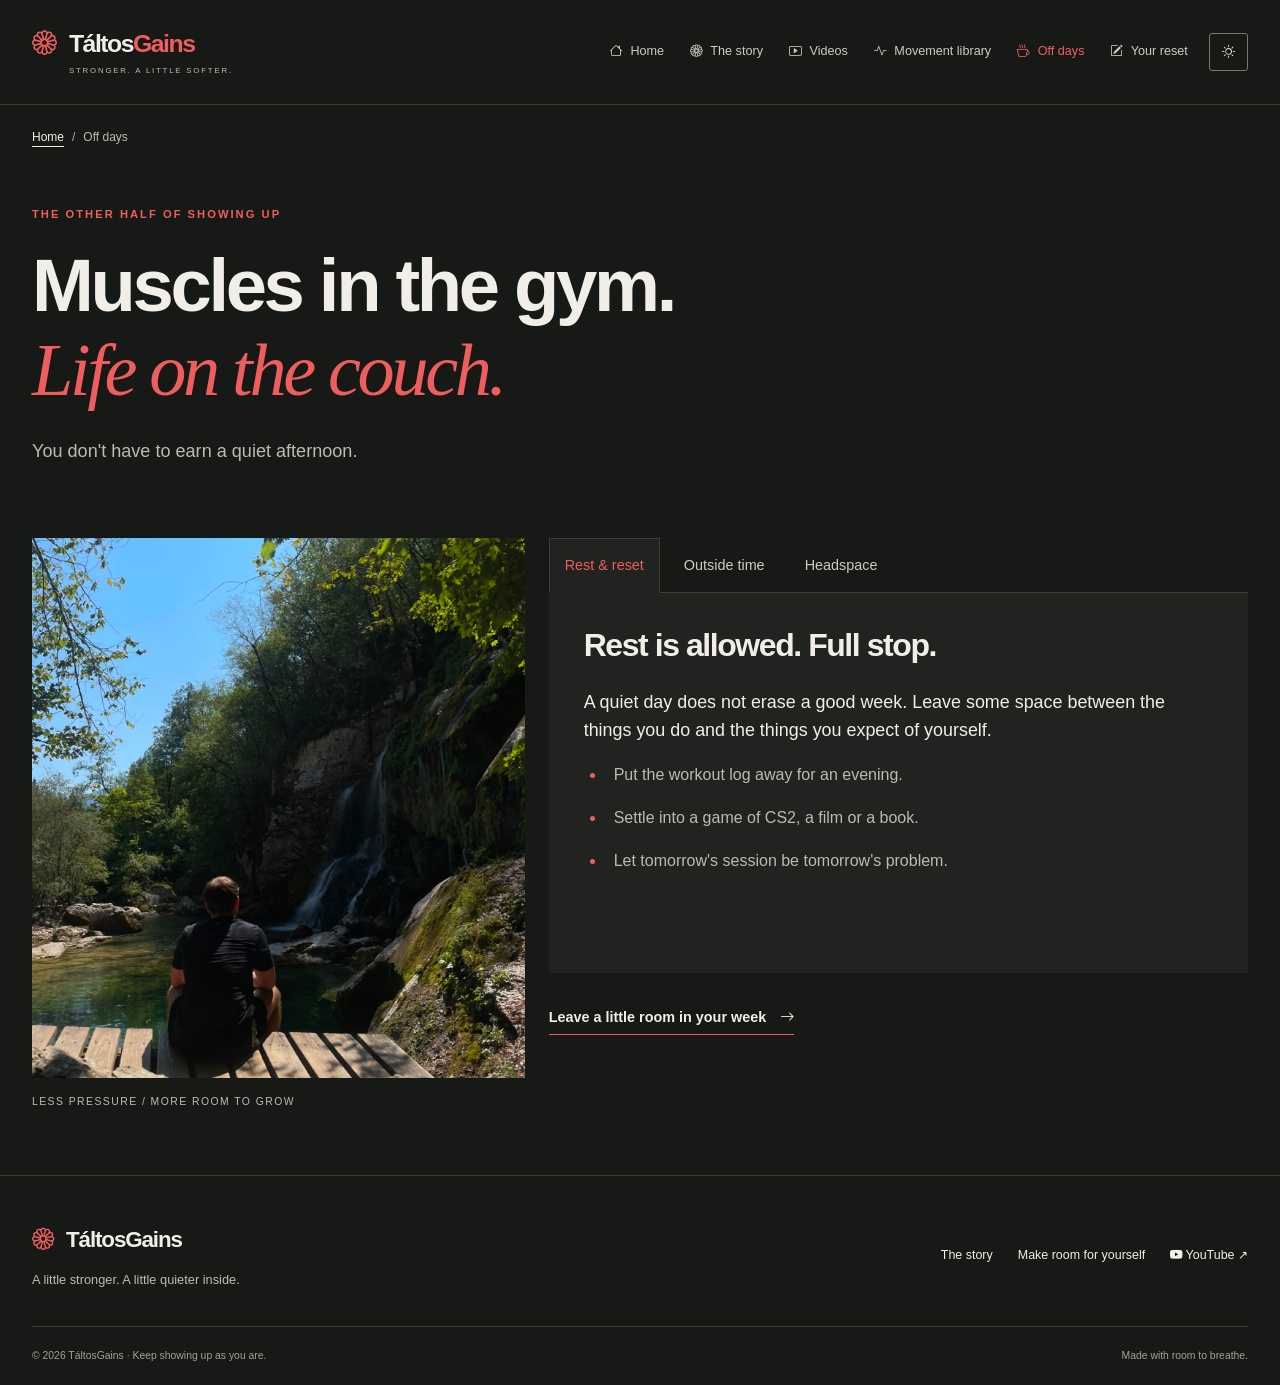
<file: recovery.html>
<!doctype html>
<html lang="en" data-bs-theme="dark">
    <head>
        <meta charset="utf-8" />
        <meta name="viewport" content="width=device-width, initial-scale=1" />
        <meta
            name="description"
            content="TáltosGains - honest gym stories, functional movement and guilt-free recovery. Train for your mind. Live at your own pace."
        />
        <meta name="theme-color" content="#171917" />
        <script src="js/theme.js"></script>
        <title>Off days · TáltosGains</title>
        <link rel="icon" href="assets/favicon.svg" type="image/svg+xml" />
        <link rel="stylesheet" href="bootstrap/css/bootstrap.min.css" />
        <link rel="stylesheet" href="icons/font/bootstrap-icons.min.css" />
        <link rel="stylesheet" href="style.css" />
    </head>
    <body>
        <a class="skip-link" href="#main">Skip to content</a>
        <!-- Header and main menu -->
        <header>
            <nav class="navbar navbar-expand-lg container" aria-label="Main navigation">
                <a class="navbar-brand" href="index.html">
                    <i class="bi bi-flower1" aria-hidden="true"></i>
                    Táltos<span>Gains</span>
                    <small>STRONGER. A LITTLE SOFTER.</small>
                </a>
                <button
                    class="navbar-toggler"
                    type="button"
                    data-bs-toggle="collapse"
                    data-bs-target="#mainNav"
                    aria-controls="mainNav"
                    aria-expanded="false"
                    aria-label="Toggle navigation"
                >
                    <span class="navbar-toggler-icon"></span>
                </button>
                <button type="button" id="themeToggle" class="btn btn-outline-light theme-toggle"
                        aria-label="Switch to light mode" title="Switch to light mode" hidden>
                    <i class="bi bi-sun" aria-hidden="true"></i>
                </button>
                <div class="collapse navbar-collapse" id="mainNav">
                    <ul class="navbar-nav ms-auto">
                        <li class="nav-item">
                            <a class="nav-link" href="index.html">
                                <i class="bi bi-house" aria-hidden="true"></i>
                                Home
                            </a>
                        </li>
                        <li class="nav-item">
                            <a class="nav-link" href="about.html">
                                <i class="bi bi-flower1" aria-hidden="true"></i>
                                The story
                            </a>
                        </li>
                        <li class="nav-item">
                            <a class="nav-link" href="videos.html">
                                <i class="bi bi-play-btn" aria-hidden="true"></i>
                                Videos
                            </a>
                        </li>
                        <li class="nav-item">
                            <a class="nav-link" href="movement.html">
                                <i class="bi bi-activity" aria-hidden="true"></i>
                                Movement library
                            </a>
                        </li>
                        <li class="nav-item">
                            <a class="nav-link active" aria-current="page" href="recovery.html">
                                <i class="bi bi-cup-hot" aria-hidden="true"></i>
                                Off days
                            </a>
                        </li>
                        <li class="nav-item">
                            <a class="nav-link" href="reset.html">
                                <i class="bi bi-pencil-square" aria-hidden="true"></i>
                                Your reset
                            </a>
                        </li>
                    </ul>
                </div>
            </nav>
        </header>
        <nav class="container breadcrumb-wrap" aria-label="Breadcrumb">
            <ol class="breadcrumb">
                <li class="breadcrumb-item"><a href="index.html">Home</a></li>
                <li class="breadcrumb-item active" aria-current="page">Off days</li>
            </ol>
        </nav>
        <!-- Page content -->
        <main id="main">
            <section class="container page-heading">
                <p class="eyebrow">THE OTHER HALF OF SHOWING UP</p>
                <h1>
                    Muscles in the gym.
                    <br />
                    <em>Life on the couch.</em>
                </h1>
                <p class="lead">You don't have to earn a quiet afternoon.</p>
            </section>
            <section class="container pb-5">
                <div class="row gy-5">
                    <div class="col-lg-5">
                        <img
                            class="editorial-image photo-waterfall-break"
                            src="assets/images/waterfall-break.jpg"
                            alt="Sitting beside a forest waterfall during a quiet outdoor break"
                        />
                        <p class="image-caption">LESS PRESSURE / MORE ROOM TO GROW</p>
                    </div>
                    <div class="col-lg-7">
                        <!-- Recovery tabs -->
                        <ul class="nav nav-tabs" id="recoveryTabs" role="tablist" aria-label="Recovery ideas">
                            <li class="nav-item" role="presentation">
                                <button
                                    class="nav-link active"
                                    id="rest-tab"
                                    data-bs-toggle="tab"
                                    data-bs-target="#rest"
                                    type="button"
                                    role="tab"
                                    aria-controls="rest"
                                    aria-selected="true"
                                >
                                    Rest & reset
                                </button>
                            </li>
                            <li class="nav-item" role="presentation">
                                <button
                                    class="nav-link"
                                    id="outside-tab"
                                    data-bs-toggle="tab"
                                    data-bs-target="#outside"
                                    type="button"
                                    role="tab"
                                    aria-controls="outside"
                                    aria-selected="false"
                                >
                                    Outside time
                                </button>
                            </li>
                            <li class="nav-item" role="presentation">
                                <button
                                    class="nav-link"
                                    id="headspace-tab"
                                    data-bs-toggle="tab"
                                    data-bs-target="#headspace"
                                    type="button"
                                    role="tab"
                                    aria-controls="headspace"
                                    aria-selected="false"
                                >
                                    Headspace
                                </button>
                            </li>
                        </ul>
                        <div class="tab-content recovery-content">
                            <div
                                class="tab-pane fade show active"
                                id="rest"
                                role="tabpanel"
                                aria-labelledby="rest-tab"
                                tabindex="0"
                            >
                                <h2>Rest is allowed. Full stop.</h2>
                                <p class="large-copy">
                                    A quiet day does not erase a good week. Leave some space between the
                                    things you do and the things you expect of yourself.
                                </p>
                                <ul class="recovery-list">
                                    <li>Put the workout log away for an evening.</li>
                                    <li>Settle into a game of CS2, a film or a book.</li>
                                    <li>Let tomorrow's session be tomorrow's problem.</li>
                                </ul>
                            </div>
                            <div
                                class="tab-pane fade"
                                id="outside"
                                role="tabpanel"
                                aria-labelledby="outside-tab"
                                tabindex="0"
                            >
                                <h2>Take the scenic route.</h2>
                                <p class="large-copy">
                                    There's more to movement than sets. A gentle walk, a familiar path and
                                    time with an older dog can be the whole plan.
                                </p>
                                <ul class="recovery-list">
                                    <li>Choose a route that feels manageable today.</li>
                                    <li>Let the pace follow the company, not the watch.</li>
                                    <li>Stop to notice something you would usually pass.</li>
                                </ul>
                            </div>
                            <div
                                class="tab-pane fade"
                                id="headspace"
                                role="tabpanel"
                                aria-labelledby="headspace-tab"
                                tabindex="0"
                            >
                                <h2>Turn the volume down.</h2>
                                <p class="large-copy">
                                    Some days the brain keeps talking long after the workout ends. A small
                                    pause can give the day a softer ending.
                                </p>
                                <ul class="recovery-list">
                                    <li>Write down one thing taking up space in your head.</li>
                                    <li>Choose one small thing that can wait.</li>
                                    <li>Make room for a conversation with someone you trust.</li>
                                </ul>
                            </div>
                        </div>
                        <a class="text-link" href="reset.html">
                            Leave a little room in your week
                            <i class="bi bi-arrow-right" aria-hidden="true"></i>
                        </a>
                    </div>
                </div>
            </section>
        </main>
        <!-- Footer -->
        <footer>
            <div class="container">
                <div class="row gy-4 align-items-center">
                    <div class="col-md-5">
                        <a class="footer-brand" href="index.html">
                            <i class="bi bi-flower1" aria-hidden="true"></i>
                            TáltosGains
                        </a>
                        <p>A little stronger. A little quieter inside.</p>
                    </div>
                    <div class="col-md-7 footer-links">
                        <a href="about.html">The story</a>
                        <a href="reset.html">Make room for yourself</a>
                        <a
                            href="https://www.youtube.com/channel/UCNmZno0YKtLoGq7kh4Sr4HA"
                            target="_blank"
                            rel="noopener"
                        >
                            <i class="bi bi-youtube" aria-hidden="true"></i>
                            YouTube ↗
                        </a>
                    </div>
                </div>
                <div class="footer-bottom">
                    <span>© 2026 TáltosGains · Keep showing up as you are.</span>
                    <span>Made with room to breathe.</span>
                </div>
            </div>
        </footer>
        <!-- JavaScript -->
        <script src="bootstrap/js/bootstrap.bundle.min.js"></script>
        <script src="js/site.js"></script>
    </body>
</html>
</file>
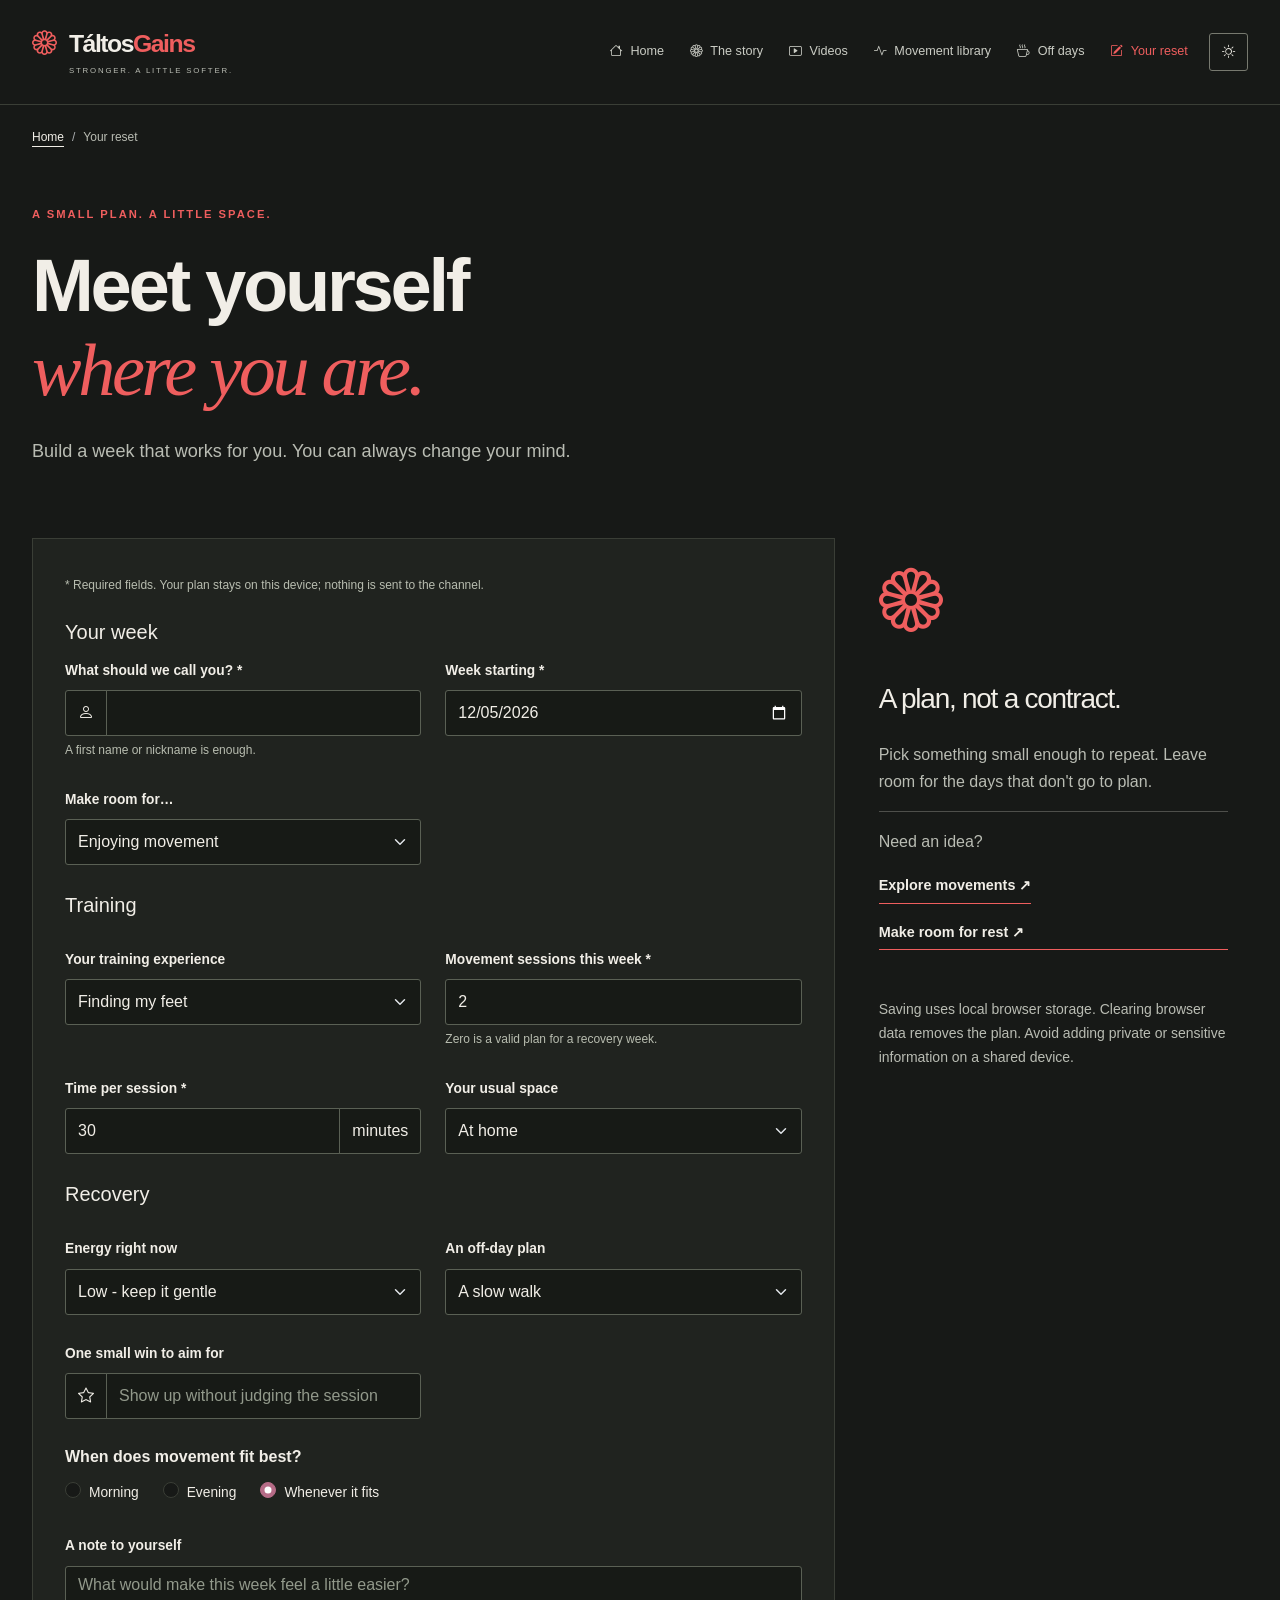
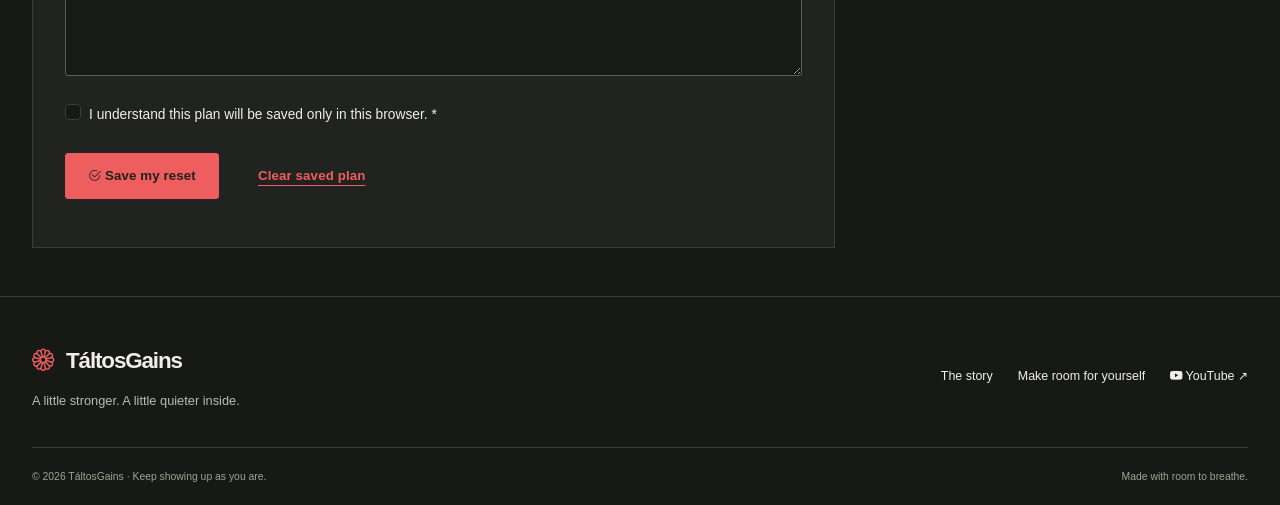
<file: reset.html>
<!doctype html>
<html lang="en" data-bs-theme="dark">
    <head>
        <meta charset="utf-8" />
        <meta name="viewport" content="width=device-width, initial-scale=1" />
        <meta
            name="description"
            content="TáltosGains - honest gym stories, functional movement and guilt-free recovery. Train for your mind. Live at your own pace."
        />
        <meta name="theme-color" content="#171917" />
        <script src="js/theme.js"></script>
        <title>Your reset · TáltosGains</title>
        <link rel="icon" href="assets/favicon.svg" type="image/svg+xml" />
        <link rel="stylesheet" href="bootstrap/css/bootstrap.min.css" />
        <link rel="stylesheet" href="icons/font/bootstrap-icons.min.css" />
        <link rel="stylesheet" href="style.css" />
    </head>
    <body>
        <a class="skip-link" href="#main">Skip to content</a>
        <!-- Header and main menu -->
        <header>
            <nav class="navbar navbar-expand-lg container" aria-label="Main navigation">
                <a class="navbar-brand" href="index.html">
                    <i class="bi bi-flower1" aria-hidden="true"></i>
                    Táltos<span>Gains</span>
                    <small>STRONGER. A LITTLE SOFTER.</small>
                </a>
                <button
                    class="navbar-toggler"
                    type="button"
                    data-bs-toggle="collapse"
                    data-bs-target="#mainNav"
                    aria-controls="mainNav"
                    aria-expanded="false"
                    aria-label="Toggle navigation"
                >
                    <span class="navbar-toggler-icon"></span>
                </button>
                <button type="button" id="themeToggle" class="btn btn-outline-light theme-toggle"
                        aria-label="Switch to light mode" title="Switch to light mode" hidden>
                    <i class="bi bi-sun" aria-hidden="true"></i>
                </button>
                <div class="collapse navbar-collapse" id="mainNav">
                    <ul class="navbar-nav ms-auto">
                        <li class="nav-item">
                            <a class="nav-link" href="index.html">
                                <i class="bi bi-house" aria-hidden="true"></i>
                                Home
                            </a>
                        </li>
                        <li class="nav-item">
                            <a class="nav-link" href="about.html">
                                <i class="bi bi-flower1" aria-hidden="true"></i>
                                The story
                            </a>
                        </li>
                        <li class="nav-item">
                            <a class="nav-link" href="videos.html">
                                <i class="bi bi-play-btn" aria-hidden="true"></i>
                                Videos
                            </a>
                        </li>
                        <li class="nav-item">
                            <a class="nav-link" href="movement.html">
                                <i class="bi bi-activity" aria-hidden="true"></i>
                                Movement library
                            </a>
                        </li>
                        <li class="nav-item">
                            <a class="nav-link" href="recovery.html">
                                <i class="bi bi-cup-hot" aria-hidden="true"></i>
                                Off days
                            </a>
                        </li>
                        <li class="nav-item">
                            <a class="nav-link active" aria-current="page" href="reset.html">
                                <i class="bi bi-pencil-square" aria-hidden="true"></i>
                                Your reset
                            </a>
                        </li>
                    </ul>
                </div>
            </nav>
        </header>
        <nav class="container breadcrumb-wrap" aria-label="Breadcrumb">
            <ol class="breadcrumb">
                <li class="breadcrumb-item"><a href="index.html">Home</a></li>
                <li class="breadcrumb-item active" aria-current="page">Your reset</li>
            </ol>
        </nav>
        <!-- Page content -->
        <main id="main">
            <section class="container page-heading">
                <p class="eyebrow">A SMALL PLAN. A LITTLE SPACE.</p>
                <h1>
                    Meet yourself
                    <br />
                    <em>where you are.</em>
                </h1>
                <p class="lead">Build a week that works for you. You can always change your mind.</p>
            </section>
            <section class="container pb-5">
                <div class="row gy-5">
                    <div class="col-lg-8">
                        <!-- Reset form - the plan is saved in this browser -->
                        <a href="#name" id="continueReset" class="btn btn-outline-primary mb-3" hidden>
                            Continue your saved plan
                        </a>
                        <form id="resetForm" class="reset-form needs-validation" novalidate>
                            <p class="form-text mb-4">
                                * Required fields. Your plan stays on this device; nothing is sent to the
                                channel.
                            </p>
                            <fieldset class="reset-group">
                                <legend class="h5">Your week</legend>
                                <div class="row g-4">
                                    <div class="col-md-6">
                                        <label class="form-label" for="name">What should we call you? *</label>
                                        <div class="input-group has-validation">
                                            <span class="input-group-text">
                                                <i class="bi bi-person" aria-hidden="true"></i>
                                            </span>
                                            <input
                                                class="form-control"
                                                id="name"
                                                name="name"
                                                type="text"
                                                required
                                                maxlength="60"
                                                autocomplete="given-name"
                                                aria-describedby="name-help"
                                            />
                                            <div class="invalid-feedback">Please tell us what to call you.</div>
                                        </div>
                                        <div class="form-text" id="name-help">
                                            A first name or nickname is enough.
                                        </div>
                                    </div>
                                    <div class="col-md-6">
                                        <label class="form-label" for="week">Week starting *</label>
                                        <input class="form-control" id="week" name="week" type="date" required />
                                        <div class="invalid-feedback">Please pick the first day of your week.</div>
                                    </div>
                                    <div class="col-md-6">
                                        <label class="form-label" for="focus">Make room for…</label>
                                        <select class="form-select" id="focus" name="focus">
                                            <option>Enjoying movement</option>
                                            <option>Starting over</option>
                                            <option>Everyday strength</option>
                                            <option>More recovery</option>
                                        </select>
                                    </div>
                                </div>
                            </fieldset>
                            <fieldset class="reset-group">
                                <legend class="h5">Training</legend>
                                <div class="row g-4">
                                    <div class="col-md-6">
                                        <label class="form-label" for="experience">
                                            Your training experience
                                        </label>
                                        <select class="form-select" id="experience" name="experience">
                                            <option>Finding my feet</option>
                                            <option>Getting back into it</option>
                                            <option>A familiar routine</option>
                                        </select>
                                    </div>
                                    <div class="col-md-6">
                                        <label class="form-label" for="sessions">
                                            Movement sessions this week *
                                        </label>
                                        <input
                                            class="form-control"
                                            id="sessions"
                                            name="sessions"
                                            type="number"
                                            min="0"
                                            max="7"
                                            value="2"
                                            required
                                            aria-describedby="sessions-help"
                                        />
                                        <div class="invalid-feedback">Choose a number from 0 to 7.</div>
                                        <div class="form-text" id="sessions-help">
                                            Zero is a valid plan for a recovery week.
                                        </div>
                                    </div>
                                    <div class="col-md-6">
                                        <label class="form-label" for="minutes">Time per session *</label>
                                        <div class="input-group has-validation">
                                            <input
                                                class="form-control"
                                                type="number"
                                                id="minutes"
                                                name="minutes"
                                                min="5"
                                                max="180"
                                                step="5"
                                                value="30"
                                                required
                                            />
                                            <span class="input-group-text">minutes</span>
                                            <div class="invalid-feedback">Choose 5 to 180 minutes, in steps of 5.</div>
                                        </div>
                                    </div>
                                    <div class="col-md-6">
                                        <label class="form-label" for="place">Your usual space</label>
                                        <select class="form-select" id="place" name="place">
                                            <option>At home</option>
                                            <option>At the gym</option>
                                            <option>Outside</option>
                                            <option>A mix of places</option>
                                        </select>
                                    </div>
                                </div>
                            </fieldset>
                            <fieldset class="reset-group">
                                <legend class="h5">Recovery</legend>
                                <div class="row g-4">
                                    <div class="col-md-6">
                                        <label class="form-label" for="energy">Energy right now</label>
                                        <select class="form-select" id="energy" name="energy">
                                            <option>Low - keep it gentle</option>
                                            <option>Somewhere in the middle</option>
                                            <option>Ready to move</option>
                                        </select>
                                    </div>
                                    <div class="col-md-6">
                                        <label class="form-label" for="recovery">An off-day plan</label>
                                        <select class="form-select" id="recovery" name="recovery">
                                            <option>A slow walk</option>
                                            <option>Gaming / CS2</option>
                                            <option>A book or film</option>
                                            <option>Time with someone</option>
                                            <option>Simply resting</option>
                                        </select>
                                    </div>
                                    <div class="col-md-6">
                                        <label class="form-label" for="smallWin">One small win to aim for</label>
                                        <div class="input-group">
                                            <span class="input-group-text">
                                                <i class="bi bi-star" aria-hidden="true"></i>
                                            </span>
                                            <input
                                                class="form-control"
                                                id="smallWin"
                                                name="smallWin"
                                                type="text"
                                                maxlength="120"
                                                placeholder="Show up without judging the session"
                                            />
                                        </div>
                                    </div>
                                    <fieldset class="col-12">
                                        <legend class="fs-6">When does movement fit best?</legend>
                                        <div class="d-flex gap-4 flex-wrap">
                                            <div class="form-check">
                                                <input
                                                    class="form-check-input"
                                                    type="radio"
                                                    name="time"
                                                    id="morning"
                                                    value="Morning"
                                                />
                                                <label class="form-check-label" for="morning">Morning</label>
                                            </div>
                                            <div class="form-check">
                                                <input
                                                    class="form-check-input"
                                                    type="radio"
                                                    name="time"
                                                    id="evening"
                                                    value="Evening"
                                                />
                                                <label class="form-check-label" for="evening">Evening</label>
                                            </div>
                                            <div class="form-check">
                                                <input
                                                    class="form-check-input"
                                                    type="radio"
                                                    name="time"
                                                    id="flexible"
                                                    value="Whenever it fits"
                                                    checked
                                                />
                                                <label class="form-check-label" for="flexible">
                                                    Whenever it fits
                                                </label>
                                            </div>
                                        </div>
                                    </fieldset>
                                    <div class="col-12">
                                        <label class="form-label" for="notes">A note to yourself</label>
                                        <textarea
                                            class="form-control"
                                            id="notes"
                                            name="notes"
                                            rows="4"
                                            maxlength="1000"
                                            placeholder="What would make this week feel a little easier?"
                                        ></textarea>
                                    </div>
                                    <div class="col-12 form-check-wrap">
                                        <div class="form-check">
                                            <input
                                                class="form-check-input"
                                                type="checkbox"
                                                id="permission"
                                                name="permission"
                                                required
                                            />
                                            <label class="form-check-label" for="permission">
                                                I understand this plan will be saved only in this browser. *
                                            </label>
                                            <div class="invalid-feedback">Please confirm before saving.</div>
                                        </div>
                                    </div>
                                </div>
                            </fieldset>
                            <div class="d-flex gap-3 flex-wrap mt-4">
                                <button class="btn btn-primary" type="submit">
                                    <i class="bi bi-check2-circle" aria-hidden="true"></i>
                                    Save my reset
                                </button>
                                <button class="btn btn-link" type="button" id="clearReset">
                                    Clear saved plan
                                </button>
                            </div>
                            <p id="saveStatus" class="mt-3 mb-0" role="status" aria-live="polite"></p>
                        </form>
                        <section
                            class="saved-summary mt-4"
                            id="savedSummary"
                            aria-labelledby="savedTitle"
                            hidden
                        >
                            <p class="eyebrow">ONE WEEK AT A TIME</p>
                            <h2 id="savedTitle" class="h3">Your reset</h2>
                            <p id="summaryText"></p>
                            <p id="summaryNote" class="mb-0"></p>
                        </section>
                    </div>
                    <aside class="col-lg-4">
                        <div class="plan-aside">
                            <i class="bi bi-flower1" aria-hidden="true"></i>
                            <h2 class="h3">A plan, not a contract.</h2>
                            <p>
                                Pick something small enough to repeat. Leave room for the days that don't go
                                to plan.
                            </p>
                            <hr />
                            <p>Need an idea?</p>
                            <a href="movement.html" class="text-link">Explore movements ↗</a>
                            <a href="recovery.html" class="text-link d-block mt-3">Make room for rest ↗</a>
                            <p class="small mt-5">
                                Saving uses local browser storage. Clearing browser data removes the plan.
                                Avoid adding private or sensitive information on a shared device.
                            </p>
                        </div>
                    </aside>
                </div>
            </section>
        </main>
        <!-- Footer -->
        <footer>
            <div class="container">
                <div class="row gy-4 align-items-center">
                    <div class="col-md-5">
                        <a class="footer-brand" href="index.html">
                            <i class="bi bi-flower1" aria-hidden="true"></i>
                            TáltosGains
                        </a>
                        <p>A little stronger. A little quieter inside.</p>
                    </div>
                    <div class="col-md-7 footer-links">
                        <a href="about.html">The story</a>
                        <a href="reset.html">Make room for yourself</a>
                        <a
                            href="https://www.youtube.com/channel/UCNmZno0YKtLoGq7kh4Sr4HA"
                            target="_blank"
                            rel="noopener"
                        >
                            <i class="bi bi-youtube" aria-hidden="true"></i>
                            YouTube ↗
                        </a>
                    </div>
                </div>
                <div class="footer-bottom">
                    <span>© 2026 TáltosGains · Keep showing up as you are.</span>
                    <span>Made with room to breathe.</span>
                </div>
            </div>
        </footer>
        <!-- JavaScript -->
        <script src="bootstrap/js/bootstrap.bundle.min.js"></script>
        <script src="js/site.js"></script>
    </body>
</html>
</file>
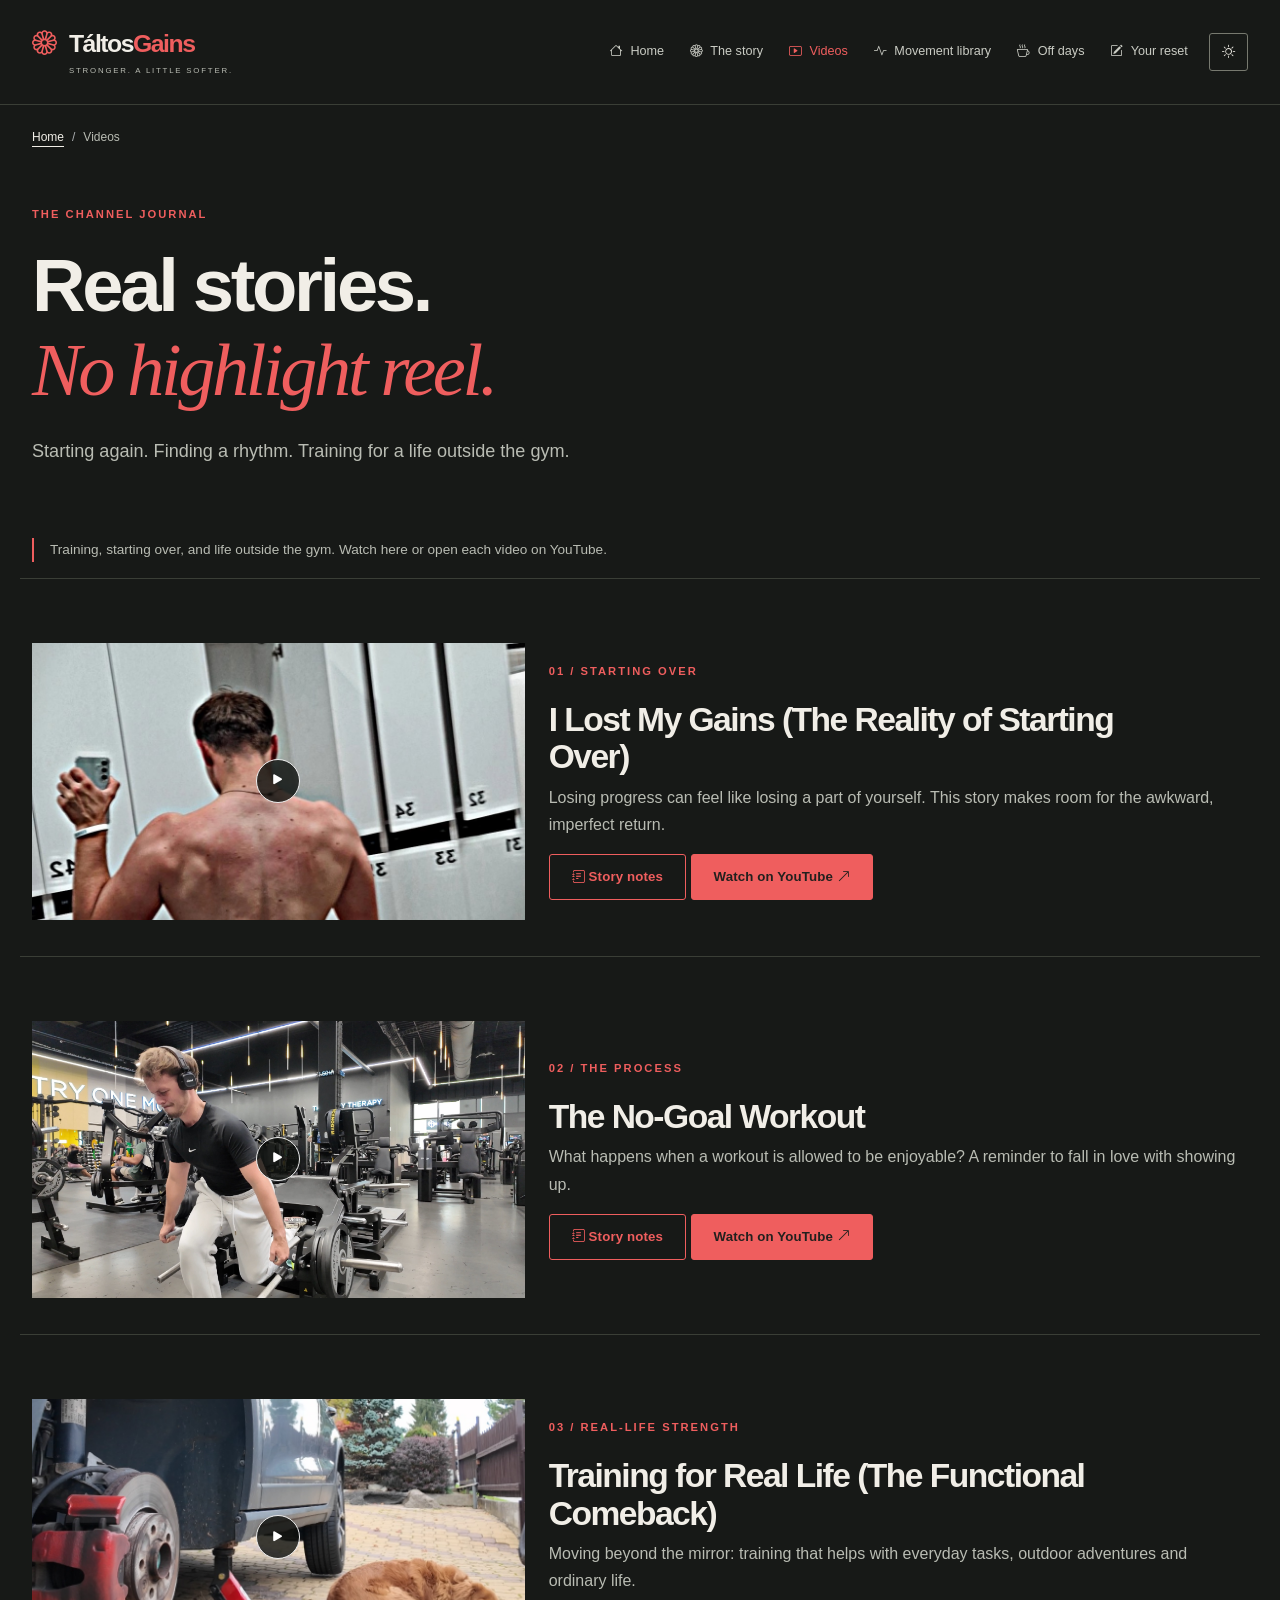
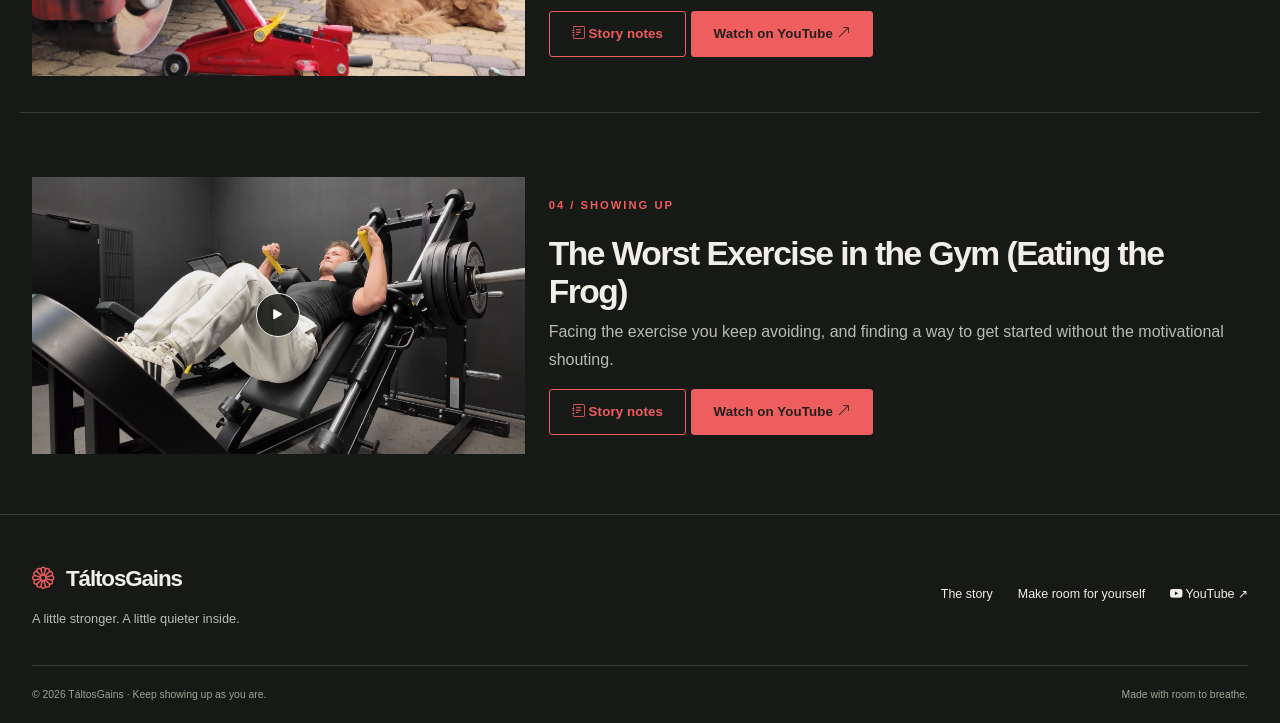
<file: videos.html>
<!doctype html>
<html lang="en" data-bs-theme="dark">
    <head>
        <meta charset="utf-8" />
        <meta name="viewport" content="width=device-width, initial-scale=1" />
        <meta
            name="description"
            content="TáltosGains - honest gym stories, functional movement and guilt-free recovery. Train for your mind. Live at your own pace."
        />
        <meta name="theme-color" content="#171917" />
        <script src="js/theme.js"></script>
        <title>Videos · TáltosGains</title>
        <link rel="icon" href="assets/favicon.svg" type="image/svg+xml" />
        <link rel="stylesheet" href="bootstrap/css/bootstrap.min.css" />
        <link rel="stylesheet" href="icons/font/bootstrap-icons.min.css" />
        <link rel="stylesheet" href="style.css" />
    </head>
    <body>
        <a class="skip-link" href="#main">Skip to content</a>
        <!-- Header and main menu -->
        <header>
            <nav class="navbar navbar-expand-lg container" aria-label="Main navigation">
                <a class="navbar-brand" href="index.html">
                    <i class="bi bi-flower1" aria-hidden="true"></i>
                    Táltos<span>Gains</span>
                    <small>STRONGER. A LITTLE SOFTER.</small>
                </a>
                <button
                    class="navbar-toggler"
                    type="button"
                    data-bs-toggle="collapse"
                    data-bs-target="#mainNav"
                    aria-controls="mainNav"
                    aria-expanded="false"
                    aria-label="Toggle navigation"
                >
                    <span class="navbar-toggler-icon"></span>
                </button>
                <button type="button" id="themeToggle" class="btn btn-outline-light theme-toggle"
                        aria-label="Switch to light mode" title="Switch to light mode" hidden>
                    <i class="bi bi-sun" aria-hidden="true"></i>
                </button>
                <div class="collapse navbar-collapse" id="mainNav">
                    <ul class="navbar-nav ms-auto">
                        <li class="nav-item">
                            <a class="nav-link" href="index.html">
                                <i class="bi bi-house" aria-hidden="true"></i>
                                Home
                            </a>
                        </li>
                        <li class="nav-item">
                            <a class="nav-link" href="about.html">
                                <i class="bi bi-flower1" aria-hidden="true"></i>
                                The story
                            </a>
                        </li>
                        <li class="nav-item">
                            <a class="nav-link active" aria-current="page" href="videos.html">
                                <i class="bi bi-play-btn" aria-hidden="true"></i>
                                Videos
                            </a>
                        </li>
                        <li class="nav-item">
                            <a class="nav-link" href="movement.html">
                                <i class="bi bi-activity" aria-hidden="true"></i>
                                Movement library
                            </a>
                        </li>
                        <li class="nav-item">
                            <a class="nav-link" href="recovery.html">
                                <i class="bi bi-cup-hot" aria-hidden="true"></i>
                                Off days
                            </a>
                        </li>
                        <li class="nav-item">
                            <a class="nav-link" href="reset.html">
                                <i class="bi bi-pencil-square" aria-hidden="true"></i>
                                Your reset
                            </a>
                        </li>
                    </ul>
                </div>
            </nav>
        </header>
        <nav class="container breadcrumb-wrap" aria-label="Breadcrumb">
            <ol class="breadcrumb">
                <li class="breadcrumb-item"><a href="index.html">Home</a></li>
                <li class="breadcrumb-item active" aria-current="page">Videos</li>
            </ol>
        </nav>
        <!-- Page content -->
        <main id="main">
            <section class="container page-heading">
                <p class="eyebrow">THE CHANNEL JOURNAL</p>
                <h1>
                    Real stories.
                    <br />
                    <em>No highlight reel.</em>
                </h1>
                <p class="lead">Starting again. Finding a rhythm. Training for a life outside the gym.</p>
            </section>
            <section class="container">
                <p class="subtle-note">
                    Training, starting over, and life outside the gym. Watch here or open each video on YouTube.
                </p>
                <article id="video-1" class="video-feature row gy-4 align-items-center">
                    <div class="col-md-5">
                        <div class="ratio ratio-16x9">
                            <button class="video-preview" type="button" aria-label="Play I Lost My Gains (The Reality of Starting Over)" hidden>
                                <img src="assets/images/starting-over.jpg" alt="" loading="lazy" />
                                <span class="play-circle"><i class="bi bi-play-fill" aria-hidden="true"></i></span>
                            </button>
                            <template>
                                <iframe
                                    src="https://www.youtube-nocookie.com/embed/dgn22HJKLXc"
                                    title="I Lost My Gains (The Reality of Starting Over)"
                                    class="border-0"
                                    loading="lazy"
                                    allow="accelerometer; autoplay; clipboard-write; encrypted-media; gyroscope; picture-in-picture; web-share"
                                    referrerpolicy="strict-origin-when-cross-origin"
                                    allowfullscreen
                                ></iframe>
                            </template>
                        </div>
                    </div>
                    <div class="col-md-7">
                        <p class="eyebrow">01 / Starting over</p>
                        <h2>I Lost My Gains (The Reality of Starting Over)</h2>
                        <p>
                            Losing progress can feel like losing a part of yourself. This story makes room for
                            the awkward, imperfect return.
                        </p>
                        <button
                            type="button"
                            class="btn btn-outline-primary"
                            data-bs-toggle="modal"
                            data-bs-target="#videoModal"
                            data-story-text="Coming back after losing progress can feel uncomfortable. This story is about making room for a fresh start without pretending the frustration is not there."
                            data-story-prompt="What would starting again look like if you did not compare it to your best-ever week?"
                        >
                            <i class="bi bi-journal-text" aria-hidden="true"></i>
                            Story notes
                        </button>
                        <a
                            class="btn btn-primary"
                            href="https://www.youtube.com/watch?v=dgn22HJKLXc"
                            target="_blank"
                            rel="noopener"
                        >
                            Watch on YouTube
                            <i class="bi bi-arrow-up-right" aria-hidden="true"></i>
                        </a>
                    </div>
                </article>
                <article id="video-2" class="video-feature row gy-4 align-items-center">
                    <div class="col-md-5">
                        <div class="ratio ratio-16x9">
                            <button class="video-preview" type="button" aria-label="Play The No-Goal Workout" hidden>
                                <img src="assets/images/gym-row.jpg" alt="" loading="lazy" />
                                <span class="play-circle"><i class="bi bi-play-fill" aria-hidden="true"></i></span>
                            </button>
                            <template>
                                <iframe
                                    src="https://www.youtube-nocookie.com/embed/GtP09oq7qAE"
                                    title="The No-Goal Workout"
                                    class="border-0"
                                    loading="lazy"
                                    allow="accelerometer; autoplay; clipboard-write; encrypted-media; gyroscope; picture-in-picture; web-share"
                                    referrerpolicy="strict-origin-when-cross-origin"
                                    allowfullscreen
                                ></iframe>
                            </template>
                        </div>
                    </div>
                    <div class="col-md-7">
                        <p class="eyebrow">02 / The process</p>
                        <h2>The No-Goal Workout</h2>
                        <p>
                            What happens when a workout is allowed to be enjoyable? A reminder to fall in love
                            with showing up.
                        </p>
                        <button
                            type="button"
                            class="btn btn-outline-primary"
                            data-bs-toggle="modal"
                            data-bs-target="#videoModal"
                            data-story-text="A session can be worthwhile without a personal record. The focus here is enjoying movement and building a system you want to return to."
                            data-story-prompt="Which part of training would you still enjoy if you never tracked a number?"
                        >
                            <i class="bi bi-journal-text" aria-hidden="true"></i>
                            Story notes
                        </button>
                        <a
                            class="btn btn-primary"
                            href="https://www.youtube.com/watch?v=GtP09oq7qAE"
                            target="_blank"
                            rel="noopener"
                        >
                            Watch on YouTube
                            <i class="bi bi-arrow-up-right" aria-hidden="true"></i>
                        </a>
                    </div>
                </article>
                <article id="video-3" class="video-feature row gy-4 align-items-center">
                    <div class="col-md-5">
                        <div class="ratio ratio-16x9">
                            <button class="video-preview" type="button" aria-label="Play Training for Real Life (The Functional Comeback)" hidden>
                                <img src="assets/images/everyday-strength.jpg" alt="" loading="lazy" />
                                <span class="play-circle"><i class="bi bi-play-fill" aria-hidden="true"></i></span>
                            </button>
                            <template>
                                <iframe
                                    src="https://www.youtube-nocookie.com/embed/LU6AXlAYR7c"
                                    title="Training for Real Life (The Functional Comeback)"
                                    class="border-0"
                                    loading="lazy"
                                    allow="accelerometer; autoplay; clipboard-write; encrypted-media; gyroscope; picture-in-picture; web-share"
                                    referrerpolicy="strict-origin-when-cross-origin"
                                    allowfullscreen
                                ></iframe>
                            </template>
                        </div>
                    </div>
                    <div class="col-md-7">
                        <p class="eyebrow">03 / Real-life strength</p>
                        <h2>Training for Real Life (The Functional Comeback)</h2>
                        <p>
                            Moving beyond the mirror: training that helps with everyday tasks, outdoor
                            adventures and ordinary life.
                        </p>
                        <button
                            type="button"
                            class="btn btn-outline-primary"
                            data-bs-toggle="modal"
                            data-bs-target="#videoModal"
                            data-story-text="Real-life strength shows up away from the gym: carrying winter tires, getting outside and walking with an older dog. This story puts everyday usefulness at the centre."
                            data-story-prompt="What ordinary task would you like to feel more comfortable doing?"
                        >
                            <i class="bi bi-journal-text" aria-hidden="true"></i>
                            Story notes
                        </button>
                        <a
                            class="btn btn-primary"
                            href="https://www.youtube.com/watch?v=LU6AXlAYR7c"
                            target="_blank"
                            rel="noopener"
                        >
                            Watch on YouTube
                            <i class="bi bi-arrow-up-right" aria-hidden="true"></i>
                        </a>
                    </div>
                </article>
                <article id="video-4" class="video-feature row gy-4 align-items-center">
                    <div class="col-md-5">
                        <div class="ratio ratio-16x9">
                            <button class="video-preview" type="button" aria-label="Play The Worst Exercise in the Gym (Eating the Frog)" hidden>
                                <img src="assets/images/gym-session.jpg" alt="" loading="lazy" />
                                <span class="play-circle"><i class="bi bi-play-fill" aria-hidden="true"></i></span>
                            </button>
                            <template>
                                <iframe
                                    src="https://www.youtube-nocookie.com/embed/Xp8mwcsPGMs"
                                    title="The Worst Exercise in the Gym (Eating the Frog)"
                                    class="border-0"
                                    loading="lazy"
                                    allow="accelerometer; autoplay; clipboard-write; encrypted-media; gyroscope; picture-in-picture; web-share"
                                    referrerpolicy="strict-origin-when-cross-origin"
                                    allowfullscreen
                                ></iframe>
                            </template>
                        </div>
                    </div>
                    <div class="col-md-7">
                        <p class="eyebrow">04 / Showing up</p>
                        <h2>The Worst Exercise in the Gym (Eating the Frog)</h2>
                        <p>
                            Facing the exercise you keep avoiding, and finding a way to get started without
                            the motivational shouting.
                        </p>
                        <button
                            type="button"
                            class="btn btn-outline-primary"
                            data-bs-toggle="modal"
                            data-bs-target="#videoModal"
                            data-story-text="The exercise you avoid can take up more mental space than the exercise itself. This story explores the small act of getting started."
                            data-story-prompt="What is one manageable first step toward the thing you keep putting off?"
                        >
                            <i class="bi bi-journal-text" aria-hidden="true"></i>
                            Story notes
                        </button>
                        <a
                            class="btn btn-primary"
                            href="https://www.youtube.com/watch?v=Xp8mwcsPGMs"
                            target="_blank"
                            rel="noopener"
                        >
                            Watch on YouTube
                            <i class="bi bi-arrow-up-right" aria-hidden="true"></i>
                        </a>
                    </div>
                </article>
            </section>
            <!-- Video details modal -->
            <div
                class="modal fade"
                id="videoModal"
                tabindex="-1"
                aria-labelledby="videoModalTitle"
                aria-hidden="true"
            >
                <div class="modal-dialog modal-dialog-centered">
                    <div class="modal-content">
                        <div class="modal-header">
                            <h2 class="modal-title fs-4" id="videoModalTitle">Story notes</h2>
                            <button
                                type="button"
                                class="btn-close"
                                data-bs-dismiss="modal"
                                aria-label="Close"
                            ></button>
                        </div>
                        <div class="modal-body">
                            <p id="videoModalText"></p>
                            <h3 class="fs-6">A thought to take with you</h3>
                            <p id="videoModalPrompt"></p>
                        </div>
                        <div class="modal-footer">
                            <button type="button" class="btn btn-secondary" data-bs-dismiss="modal">
                                Back to the stories
                            </button>
                            <a
                                class="btn btn-primary"
                                href="https://www.youtube.com/channel/UCNmZno0YKtLoGq7kh4Sr4HA/videos"
                                target="_blank"
                                rel="noopener"
                            >
                                Open channel
                                <i class="bi bi-youtube" aria-hidden="true"></i>
                            </a>
                        </div>
                    </div>
                </div>
            </div>
        </main>
        <!-- Footer -->
        <footer>
            <div class="container">
                <div class="row gy-4 align-items-center">
                    <div class="col-md-5">
                        <a class="footer-brand" href="index.html">
                            <i class="bi bi-flower1" aria-hidden="true"></i>
                            TáltosGains
                        </a>
                        <p>A little stronger. A little quieter inside.</p>
                    </div>
                    <div class="col-md-7 footer-links">
                        <a href="about.html">The story</a>
                        <a href="reset.html">Make room for yourself</a>
                        <a
                            href="https://www.youtube.com/channel/UCNmZno0YKtLoGq7kh4Sr4HA"
                            target="_blank"
                            rel="noopener"
                        >
                            <i class="bi bi-youtube" aria-hidden="true"></i>
                            YouTube ↗
                        </a>
                    </div>
                </div>
                <div class="footer-bottom">
                    <span>© 2026 TáltosGains · Keep showing up as you are.</span>
                    <span>Made with room to breathe.</span>
                </div>
            </div>
        </footer>
        <!-- JavaScript -->
        <script src="bootstrap/js/bootstrap.bundle.min.js"></script>
        <script src="js/site.js"></script>
    </body>
</html>
</file>
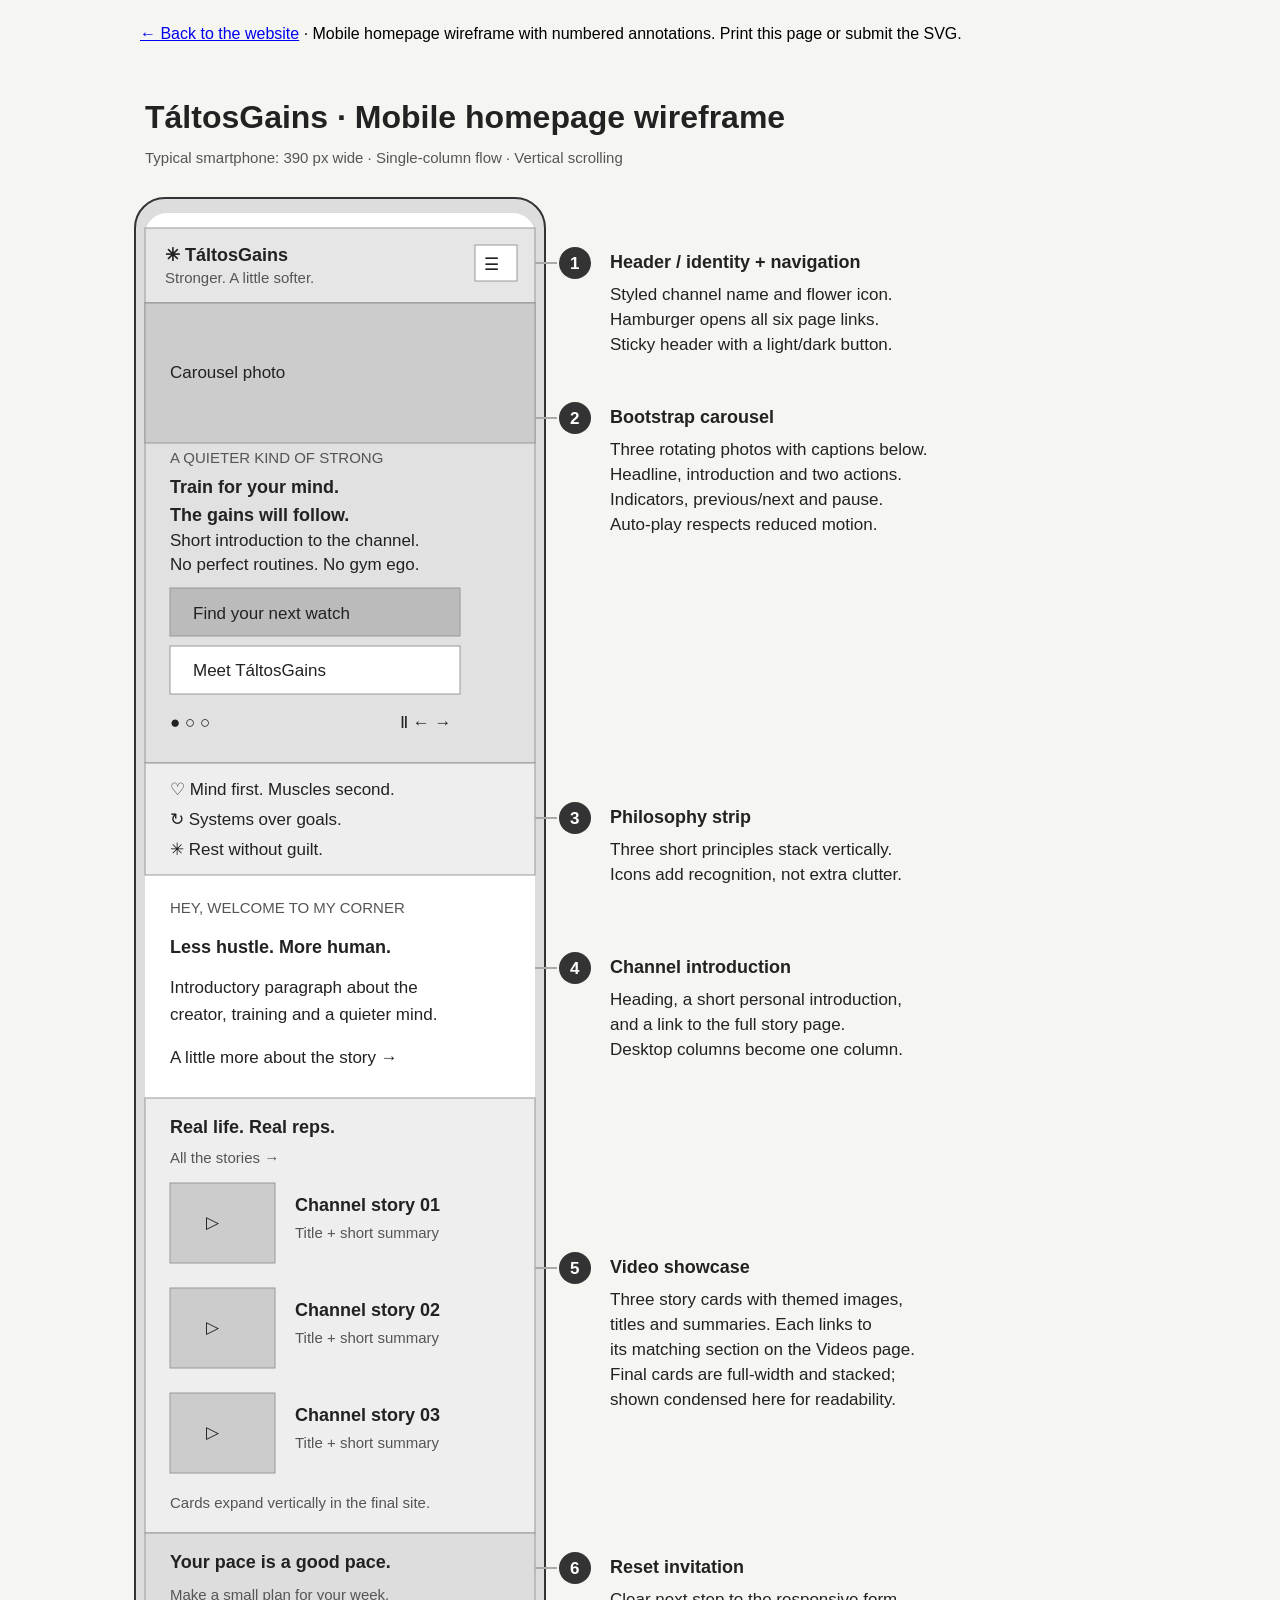
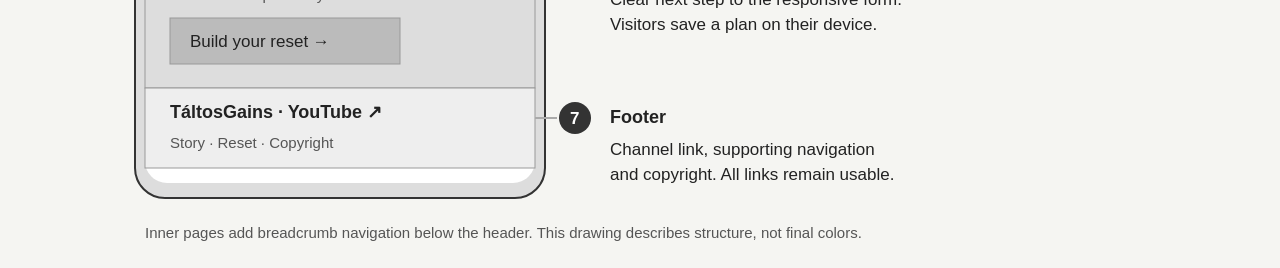
<file: docs/wireframe.html>
<!doctype html>
<html lang="en">
    <head>
        <meta charset="utf-8" />
        <meta name="viewport" content="width=device-width, initial-scale=1" />
        <title>TáltosGains - mobile wireframe</title>
        <style>
            body {
                margin: 0;
                background: #f5f5f2;
                font-family: Arial, sans-serif;
            }
            img {
                display: block;
                width: 100%;
                max-width: 1100px;
                margin: auto;
            }
            p {
                max-width: 1000px;
                margin: 25px auto;
                padding: 0 20px;
            }
            @media print {
                p {
                    display: none;
                }
                img {
                    max-height: 98vh;
                    width: auto;
                    max-width: 100%;
                }
            }
        </style>
    </head>
    <body>
        <p>
            <a href="../index.html">← Back to the website</a>
            · Mobile homepage wireframe with numbered annotations. Print this page or submit the SVG.
        </p>
        <img
            src="mobile-wireframe.svg"
            alt="Annotated smartphone wireframe: header and collapsed menu, carousel, philosophy strip, introduction, three video cards, reset invitation and footer."
        />
    </body>
</html>
</file>
<file: style.css>
/* TáltosGains - main styles */

/* Colors and basic page styles */
:root {
    --ink: #171917;
    --panel: #20231f;
    --paper: #f1eee7;
    --muted: #b9bcb3;
    --accent: #ef5e5e;
    --accent-soft: #f4c1d2;
    --accent-muted: #b66c87;
    --line: #3a3e36;
    --bs-body-bg: var(--ink);
    --bs-body-color: var(--paper);
    --bs-primary: var(--accent);
    --bs-link-color: var(--accent);
    --bs-link-hover-color: var(--accent-soft);
    --bs-border-color: var(--line);
}

body {
    font-family: Arial, Helvetica, sans-serif;
    font-size: 16px;
    line-height: 1.7;
}

a {
    color: inherit;
    text-underline-offset: 5px;
}

p {
    color: var(--muted);
}

h1,
h2,
h3 {
    color: var(--paper);
    font-weight: 700;
    line-height: 1.12;
    letter-spacing: -0.045em;
}

h1 {
    font-size: clamp(2.8rem, 5.8vw, 5.4rem);
}

h2 {
    font-size: clamp(2rem, 3.5vw, 3.3rem);
}

h3 {
    font-size: 1.4rem;
    letter-spacing: -0.025em;
}

em {
    font-family: Georgia, 'Times New Roman', serif;
    font-weight: 400;
    color: var(--accent);
}

/* Page layout */
.container {
    max-width: 1280px;
    padding-left: 32px;
    padding-right: 32px;
}

.eyebrow {
    font-size: 0.7rem;
    letter-spacing: 0.18em;
    font-weight: 700;
    color: var(--accent);
    text-transform: uppercase;
    margin-bottom: 20px;
}

.eyebrow .bi {
    font-size: 1.15rem;
    margin-right: 8px;
}

.large-copy {
    font-size: 1.3rem;
    color: var(--paper);
    line-height: 1.6;
}

.section-space {
    padding-top: 90px;
    padding-bottom: 90px;
}

html {
    scroll-padding-top: 120px;
}

header {
    position: sticky;
    top: 0;
    z-index: 1020;
    border-bottom: 1px solid var(--line);
    background: var(--ink);
}

/* Header and navigation */
.navbar {
    min-height: 104px;
    /* Bootstrap navbar variables: menu link colors and spaacing */
    --bs-navbar-color: #caccc4;
    --bs-navbar-hover-color: var(--paper);
    --bs-navbar-active-color: var(--accent);
    --bs-navbar-nav-link-padding-x: 13px;
}

.navbar .navbar-nav {
    --bs-nav-link-padding-y: 10px;
}

.navbar-brand {
    font-size: 1.55rem;
    letter-spacing: -0.06em;
    font-weight: 800;
    line-height: 1.3;
    color: var(--paper);
}

.navbar-brand > .bi {
    color: var(--accent);
    margin-right: 8px;
    font-weight: 400;
}

.navbar-brand span {
    color: var(--accent);
}

.navbar-brand small {
    display: block;
    font-size: 0.49rem;
    letter-spacing: 0.23em;
    margin: 5px 0 0 37px;
    color: var(--muted);
    font-weight: 400;
}

.navbar .nav-link {
    font-size: 0.79rem;
    white-space: nowrap;
}

.nav-link .bi {
    margin-right: 4px;
}

/* Buttons and links */
.btn {
    border-radius: 3px;
    padding: 12px 22px;
    font-weight: 600;
    font-size: 0.83rem;
    line-height: 1.5;
    letter-spacing: 0.01em;
}

.btn-primary {
    --bs-btn-color: #22201e;
    --bs-btn-bg: var(--accent);
    --bs-btn-border-color: var(--accent);
    --bs-btn-hover-color: #181818;
    --bs-btn-hover-bg: var(--accent-soft);
    --bs-btn-hover-border-color: var(--accent-soft);
    --bs-btn-active-bg: var(--accent-soft);
    --bs-btn-active-border-color: var(--accent-soft);
    --bs-btn-active-color: #181818;
}

.btn-outline-light {
    --bs-btn-color: var(--paper);
    --bs-btn-border-color: #77796f;
    --bs-btn-hover-bg: var(--paper);
    --bs-btn-hover-color: var(--ink);
}

.btn-outline-primary {
    --bs-btn-color: var(--accent);
    --bs-btn-border-color: var(--accent);
    --bs-btn-hover-color: var(--ink);
    --bs-btn-hover-bg: var(--accent);
    --bs-btn-hover-border-color: var(--accent);
    --bs-btn-active-color: var(--ink);
    --bs-btn-active-bg: var(--accent-soft);
    --bs-btn-active-border-color: var(--accent-soft);
}

.btn-secondary {
    --bs-btn-color: var(--paper);
    --bs-btn-bg: var(--line);
    --bs-btn-border-color: var(--line);
    --bs-btn-hover-color: var(--paper);
    --bs-btn-hover-bg: #4b5046;
    --bs-btn-hover-border-color: #4b5046;
    --bs-btn-active-color: var(--paper);
    --bs-btn-active-bg: #4b5046;
    --bs-btn-active-border-color: #4b5046;
}

.btn-link {
    --bs-btn-color: var(--accent);
    --bs-btn-hover-color: var(--accent-soft);
    --bs-btn-active-color: var(--accent-soft);
    text-underline-offset: 5px;
}

.btn-sm {
    padding: 6px 11px;
}

.btn-lg {
    padding: 15px 30px;
    font-size: 0.95rem;
}

.text-link {
    font-weight: 600;
    font-size: 0.9rem;
    text-decoration: none;
    border-bottom: 1px solid var(--accent);
    padding-bottom: 5px;
    display: inline-block;
}

.text-link .bi {
    margin-left: 10px;
}

.skip-link {
    position: fixed;
    top: -100px;
    left: 12px;
    background: var(--accent);
    color: #111;
    padding: 12px;
    z-index: 2000;
}

.skip-link:focus {
    top: 12px;
}

/* ":root" raises specificity so this beats Bootstrap's ".btn:focus-visible" without !important (I hope)*/
:root :focus-visible {
    outline: 3px solid var(--accent);
    outline-offset: 4px;
}

/* Homepage carousel */
#homeCarousel {
    position: relative;
}

.carousel-item {
    height: 640px;
    min-height: 540px;
}

.hero-image {
    position: absolute;
    width: 100%;
    height: 100%;
    object-fit: cover;
    object-position: center 50%;
}

.hero-shade {
    position: absolute;
    inset: 0;
    background:
        linear-gradient(
            90deg,
            rgba(13, 16, 13, 0.94) 0%,
            rgba(13, 16, 13, 0.73) 43%,
            rgba(13, 16, 13, 0.16) 100%
        ),
        linear-gradient(0deg, rgba(13, 16, 13, 0.5), transparent 40%);
}

.hero-content {
    position: relative;
    padding-top: 94px;
    padding-bottom: 110px;
}

.hero-content h1 {
    max-width: 950px;
    font-size: clamp(3rem, 5.4vw, 5.3rem);
}

.hero-description {
    font-size: 1.04rem;
    max-width: 460px;
    line-height: 1.8;
    margin: 25px 0 30px;
    color: #d1d2ca;
}

.carousel-bottom {
    position: absolute;
    bottom: 27px;
    left: 50%;
    transform: translateX(-50%);
    display: flex;
    align-items: center;
    gap: 28px;
    z-index: 2;
}

.carousel-indicators {
    position: static;
    margin: 0;
    gap: 5px;
}

.carousel-indicators [data-bs-target] {
    width: 25px;
    height: 3px;
    background-color: var(--accent);
}

.carousel-note {
    font-size: 0.6rem;
    color: #dadbd3;
    letter-spacing: 0.2em;
}

.carousel-actions {
    margin-left: auto;
    display: flex;
    gap: 8px;
}

/* Homepage introduction and video cards */
.manifesto-strip {
    background: #22251f;
    border-bottom: 1px solid var(--line);
    padding: 22px 0;
}

.manifesto-strip .container {
    display: flex;
    justify-content: space-between;
    gap: 20px;
}

.manifesto-strip span {
    color: #d7d9cd;
    font-size: 0.79rem;
}

.manifesto-strip .bi {
    color: var(--accent);
    margin-right: 10px;
}

.stories-section {
    background: #1d201c;
    border-top: 1px solid var(--line);
    border-bottom: 1px solid var(--line);
}

.section-title {
    display: flex;
    justify-content: space-between;
    align-items: end;
    gap: 24px;
    margin-bottom: 40px;
}

.section-title h2 {
    margin: 0;
}

.video-image {
    display: block;
    position: relative;
    overflow: hidden;
    aspect-ratio: 16/10;
}

.video-image img {
    width: 100%;
    height: 100%;
    object-fit: cover;
    filter: brightness(0.72);
    transition: transform 0.3s;
}

.video-image:hover img {
    transform: scale(1.035);
}

.play-circle {
    position: absolute;
    left: 20px;
    top: 20px;
    width: 44px;
    height: 44px;
    display: grid;
    place-items: center;
    border: 1px solid #eee;
    border-radius: 50%;
    color: white;
    font-size: 1.1rem;
}

.image-label {
    position: absolute;
    bottom: 16px;
    left: 20px;
    letter-spacing: 0.14em;
    font-size: 0.6rem;
    color: white;
}

.video-card h3 {
    line-height: 1.3;
    font-size: 1.4rem;
}

.video-card h3 a {
    text-decoration: none;
}

.video-card h3 a:hover {
    color: var(--accent);
}

.video-card p:not(.eyebrow) {
    font-size: 0.9rem;
}

.video-card .eyebrow {
    margin-bottom: 12px;
}

/* Reset invitation */
.reset-banner {
    padding: 55px;
    background: #292c25;
    display: flex;
    align-items: center;
    justify-content: space-between;
    gap: 20px;
}

.reset-banner p:not(.eyebrow) {
    margin: 24px 0;
}

.big-flower {
    font-size: 10rem;
    color: var(--accent);
    line-height: 1;
}

/* Inner pages */
.breadcrumb-wrap {
    padding-top: 22px;
}

.breadcrumb {
    font-size: 0.75rem;
    margin-bottom: 0;
}

.breadcrumb-item.active {
    color: var(--muted);
}

.page-heading {
    padding-top: 58px;
    padding-bottom: 56px;
}

.page-heading .lead {
    max-width: 740px;
    margin-top: 24px;
    font-size: 1.13rem;
}

.editorial-image {
    width: 100%;
    height: 540px;
    object-fit: cover;
}

.image-caption {
    font-size: 0.65rem;
    letter-spacing: 0.14em;
    margin-top: 15px;
}

.principle {
    border-top: 1px solid var(--line);
    padding: 25px 0;
}

.principle span {
    color: var(--accent);
    font-size: 0.7rem;
    letter-spacing: 0.15em;
}

.principle h3 {
    margin: 20px 0;
}

.video-feature {
    border-top: 1px solid var(--line);
    padding: 40px 0;
    margin-bottom: 20px;
}

.video-feature h2 {
    font-size: 2.1rem;
    max-width: 620px;
}

.video-cover {
    width: 100%;
    aspect-ratio: 16/10;
    object-fit: cover;
}

.subtle-note {
    font-size: 0.85rem;
    border-left: 2px solid var(--accent);
    padding-left: 16px;
    margin-bottom: 40px;
}

.modal-content {
    background: var(--panel);
    border-radius: 4px;
}

.modal-header,
.modal-footer {
    padding: 22px;
}

.modal-body {
    padding: 25px;
}

.modal-title {
    letter-spacing: -0.02em;
}

/* Movement library and DataTables */
.library-intro {
    display: flex;
    gap: 35px;
    align-items: center;
    justify-content: space-between;
    margin-bottom: 35px;
}

.library-intro p {
    max-width: 750px;
}

.library-count {
    font-family: Georgia, serif;
    font-size: 3rem;
    line-height: 1.2;
    color: var(--accent);
    white-space: nowrap;
}

.library-count small {
    display: block;
    font-family: Arial, sans-serif;
    font-size: 0.55rem;
    letter-spacing: 0.15em;
}

.table-shell {
    background: var(--panel);
    padding: 25px;
    border: 1px solid var(--line);
}

.table {
    --bs-table-bg: transparent;
    --bs-table-color: var(--paper);
    --bs-table-hover-bg: #30352c;
    --bs-table-hover-color: var(--paper);
    font-size: 0.87rem;
}

.table thead th {
    color: var(--accent);
    font-size: 0.72rem;
    text-transform: uppercase;
    letter-spacing: 0.04em;
}

.table td,
.table th {
    padding: 15px 12px;
}

.table tbody th {
    font-weight: 500;
    min-width: 190px;
}

.table caption {
    font-size: 0.75rem;
    color: var(--muted);
}

.dt-container {
    font-size: 0.85rem;
}

.page-link {
    color: var(--paper);
    background: var(--ink);
    border-color: var(--line);
}

.active > .page-link {
    background: var(--accent);
    border-color: var(--accent);
    color: var(--ink);
}

.quiet-callout {
    border-left: 2px solid var(--accent);
    margin-top: 45px;
    padding-left: 25px;
}

/* Recovery tabs */
.nav-tabs {
    border-color: var(--line);
    gap: 8px;
    /* tab colors + spacing */
    --bs-nav-link-padding-x: 15px;
    --bs-nav-link-padding-y: 14px;
    --bs-nav-link-color: #caccc4;
    --bs-nav-link-hover-color: var(--paper);
    --bs-nav-tabs-link-active-color: var(--accent);
}

.nav-tabs .nav-link {
    border-radius: 0;
    font-size: 0.9rem;
}

.nav-tabs .nav-link.active {
    background: var(--panel);
    border-color: var(--line);
    border-bottom-color: var(--panel);
}

.recovery-content {
    background: var(--panel);
    padding: 35px;
    margin-bottom: 30px;
    min-height: 380px;
}

.recovery-content h2 {
    font-size: 2rem;
    margin-bottom: 24px;
}

.recovery-content .large-copy {
    font-size: 1.12rem;
}

.recovery-list {
    padding-left: 22px;
    color: var(--muted);
}

.recovery-list li {
    padding-left: 8px;
    margin-top: 16px;
}

.recovery-list li::marker {
    color: var(--accent);
}

/* Reset form */
.reset-form {
    padding: 32px;
    background: var(--panel);
    border: 1px solid var(--line);
}

.form-label,
fieldset legend {
    font-size: 0.86rem;
    font-weight: 600;
}

.form-control,
.form-select,
.input-group-text {
    border-radius: 3px;
    min-height: 46px;
    border-color: #5a6054;
    background-color: #171a16;
    color: var(--paper);
}

.form-control:focus,
.form-select:focus {
    background-color: #171a16;
    border-color: var(--accent);
    box-shadow: 0 0 0 0.2rem rgba(239, 94, 94, 0.15);
    color: var(--paper);
}

.form-control::placeholder {
    color: #92998b;
}

.form-text {
    color: #b8bdb0;
    font-size: 0.75rem;
}

.form-check-input:checked {
    background-color: var(--accent-muted);
    border-color: var(--accent-muted);
}

.form-check-label {
    font-size: 0.86rem;
}

.plan-aside {
    padding: 10px 20px;
}

.plan-aside > .bi {
    font-size: 4rem;
    color: var(--accent);
}

.plan-aside h2 {
    margin: 25px 0;
}

.saved-summary {
    border: 1px solid var(--accent);
    padding: 25px;
    background: var(--panel);
}

#saveStatus {
    color: var(--accent);
}

/* Footer */
footer {
    border-top: 1px solid var(--line);
    padding: 45px 0 20px;
}

.footer-brand {
    font-size: 1.4rem;
    letter-spacing: -0.05em;
    text-decoration: none;
    font-weight: 700;
}

.footer-brand .bi {
    color: var(--accent);
    margin-right: 8px;
}

footer p {
    font-size: 0.8rem;
    margin: 10px 0 0;
}

.footer-links {
    display: flex;
    gap: 25px;
    justify-content: flex-end;
    flex-wrap: wrap;
}

.footer-links a {
    font-size: 0.78rem;
    text-decoration: none;
}

.footer-links a:hover {
    color: var(--accent);
}

.footer-bottom {
    border-top: 1px solid var(--line);
    margin-top: 35px;
    padding-top: 20px;
    display: flex;
    justify-content: space-between;
    gap: 16px;
    color: #9ea493;
    font-size: 0.65rem;
}

/* Large screens */
@media (min-width: 1400px) {
    .carousel-item {
        height: 690px;
    }
    .hero-content {
        padding-top: 115px;
    }
}

@media (max-width: 1199px) {
    .navbar {
        --bs-navbar-nav-link-padding-x: 8px;
    }
    .navbar .nav-link {
        font-size: 0.73rem;
    }
    .navbar-brand {
        font-size: 1.35rem;
    }
}

/* Tablets */
@media (max-width: 991px) {
    html {
        scroll-padding-top: 102px;
    }
    .navbar {
        min-height: 86px;
    }
    .navbar-collapse {
        max-height: calc(100dvh - 86px);
        overflow-y: auto;
        padding-top: 20px;
        padding-bottom: 15px;
    }
    .navbar .navbar-nav {
        --bs-nav-link-padding-y: 12px;
    }
    .navbar .nav-link {
        font-size: 0.95rem;
    }
    .hero-content {
        padding-top: 80px;
    }
    .carousel-item {
        height: 620px;
    }
    .hero-content h1 {
        font-size: 4rem;
    }
    .big-flower {
        font-size: 7rem;
    }
    .section-space {
        padding-top: 65px;
        padding-bottom: 65px;
    }
    .plan-aside {
        padding: 0;
    }
    .editorial-image {
        height: 430px;
    }
}

/* Mobile phones */
@media (max-width: 575px) {
    .container {
        padding-left: 22px;
        padding-right: 22px;
    }
    .navbar-brand {
        font-size: 1.4rem;
    }
    .carousel-item {
        height: 630px;
    }
    .hero-content {
        padding-top: 58px;
    }
    .hero-content h1 {
        font-size: 2.9rem;
        letter-spacing: -0.05em;
    }
    .hero-description {
        font-size: 0.95rem;
        margin-top: 25px;
        max-width: 315px;
    }
    .hero-shade {
        background:
            linear-gradient(90deg, #10140fe8, #10140f85), linear-gradient(0deg, #10140fc9, transparent);
    }
    .hero-image {
        object-position: 65% center;
    }
    .hero-content .btn {
        padding: 11px 15px;
        font-size: 0.78rem;
    }
    .carousel-note {
        display: none;
    }
    .carousel-bottom {
        bottom: 24px;
    }
    .manifesto-strip {
        padding: 18px 0;
    }
    .manifesto-strip .container {
        flex-direction: column;
        gap: 7px;
    }
    .manifesto-strip span {
        font-size: 0.77rem;
    }
    .section-space {
        padding-top: 52px;
        padding-bottom: 52px;
    }
    .section-title {
        display: block;
    }
    .section-title .text-link {
        margin-top: 24px;
    }
    .large-copy {
        font-size: 1.12rem;
    }
    .reset-banner {
        padding: 30px 24px;
    }
    .big-flower {
        display: none;
    }
    .reset-banner h2 {
        font-size: 2.1rem;
    }
    .page-heading {
        padding-top: 40px;
        padding-bottom: 35px;
    }
    .page-heading h1 {
        font-size: 2.8rem;
    }
    .page-heading .lead {
        font-size: 1rem;
    }
    .video-feature h2 {
        font-size: 1.8rem;
    }
    .video-feature .btn {
        margin-bottom: 10px;
    }
    .library-intro {
        align-items: start;
        gap: 15px;
    }
    .library-intro p {
        font-size: 0.85rem;
    }
    .library-count {
        font-size: 2.3rem;
    }
    .library-count small {
        white-space: normal;
        max-width: 70px;
    }
    .table-shell {
        padding: 12px;
    }
    .table {
        font-size: 0.78rem;
    }
    .table td,
    .table th {
        padding: 12px 8px;
    }
    .recovery-content {
        padding: 25px 20px;
    }
    .nav-tabs {
        gap: 0;
        --bs-nav-link-padding-x: 11px;
        --bs-nav-link-padding-y: 12px;
    }
    .nav-tabs .nav-link {
        font-size: 0.78rem;
    }
    .reset-form {
        padding: 24px 18px;
    }
    .footer-links {
        justify-content: flex-start;
        gap: 20px;
    }
    .footer-bottom {
        flex-direction: column;
    }
    .editorial-image {
        height: 350px;
    }
    .breadcrumb-wrap {
        padding-top: 18px;
    }
    /* Carousel photo framing on phones */
    .hero-image.photo-gym-session {
        object-position: 65% center;
    }
    .hero-image.photo-outdoor-break {
        object-position: 60% center;
    }
    .hero-image.photo-gaming-evening {
        object-position: 55% center;
    }
}

/* Reduced motion */
@media (prefers-reduced-motion: reduce) {
    *,
    *::before,
    *::after {
        scroll-behavior: auto !important;
        transition: none !important;
        animation: none !important;
    }
}

/* Small phones */
@media (max-width: 360px) {
    .carousel-item {
        height: 730px;
    }
    .hero-content h1 {
        font-size: 2.65rem;
    }
    .hero-content {
        padding-top: 48px;
    }
}

/* Photo framing */
.photo-starting-over {
    object-position: center 57%;
}

.photo-gym-portrait {
    object-position: center top;
}

.photo-waterfall-break {
    object-position: center 65%;
}

.photo-mountain-view {
    object-position: center 72%;
}

.photo-everyday-strength {
    object-position: 68% center;
}

.photo-gym-row {
    object-position: 38% center;
}

/* Theme button and light palette */
.theme-toggle {
    padding: 8px 12px;
}

@media (min-width: 992px) {
    .theme-toggle {
        order: 1;
        margin-left: 8px;
    }
}

[data-bs-theme="light"] {
    --ink: #fff;
    --panel: #f7f5f2;
    --paper: #242522;
    --muted: #51564c;
    --accent: #ad3038;
    --accent-soft: #81242a;
    --accent-muted: #ad3038;
    --line: #ddd8d1;
}

[data-bs-theme="light"] .navbar,
[data-bs-theme="light"] .nav-tabs {
    --bs-navbar-color: var(--muted);
    --bs-nav-link-color: var(--muted);
}

[data-bs-theme="light"] .manifesto-strip,
[data-bs-theme="light"] .stories-section,
[data-bs-theme="light"] .reset-banner {
    background: var(--panel);
}

[data-bs-theme="light"] .manifesto-strip span,
[data-bs-theme="light"] .form-control::placeholder,
[data-bs-theme="light"] .form-text,
[data-bs-theme="light"] .footer-bottom {
    color: var(--muted);
}

[data-bs-theme="light"] .form-control,
[data-bs-theme="light"] .form-select,
[data-bs-theme="light"] .input-group-text {
    background-color: var(--ink);
    border-color: #8b8e84;
}

[data-bs-theme="light"] .table {
    --bs-table-hover-bg: #eeeae4;
}

[data-bs-theme="light"] .btn-primary,
[data-bs-theme="light"] .btn-secondary {
    --bs-btn-hover-color: #fff;
    --bs-btn-active-color: #fff;
}

[data-bs-theme="light"] .btn-primary,
[data-bs-theme="light"] .skip-link {
    color: #fff;
}

/* Light mode: carousel text */
[data-bs-theme="light"] #homeCarousel {
    --paper: #f1eee7;
}

[data-bs-theme="light"] .hero-image {
    filter: brightness(1.35);
}

[data-bs-theme="light"] .hero-shade {
    background:
        linear-gradient(90deg, rgb(13 16 13 / 70%), rgb(13 16 13 / 43%) 46%, transparent 100%),
        linear-gradient(0deg, rgb(13 16 13 / 40%), transparent 28%);
}

@media (max-width: 575px) {
    [data-bs-theme="light"] .hero-shade {
        background:
            linear-gradient(90deg, rgb(13 16 13 / 65%), rgb(13 16 13 / 25%)),
            linear-gradient(0deg, rgb(13 16 13 / 48%), transparent 32%);
    }
}

[data-bs-theme="light"] .hero-content {
    text-shadow: 0 1px 5px rgb(0 0 0 / 80%);
}

[data-bs-theme="light"] .hero-content .btn {
    text-shadow: none;
}

[data-bs-theme="light"] #homeCarousel em,
[data-bs-theme="light"] #homeCarousel .eyebrow {
    color: #ff8c8c;
}

[data-bs-theme="light"] #homeCarousel .btn-outline-light {
    --bs-btn-hover-color: #171917;
}

/* Movement table on small screens */
@media (max-width: 767.98px) {
    #movementTable .movement-wide-column {
        display: none;
    }

    #movementTable tbody th {
        min-width: 0;
    }

    #movementTable td,
    #movementTable th {
        padding: 10px 8px;
        overflow-wrap: anywhere;
    }

    #movementTable .movement-detail-button {
        display: block;
        min-height: 44px;
        margin-top: 6px;
    }

    #movementTable_wrapper .dt-search input {
        box-sizing: border-box;
        width: 100%;
        margin-left: 0;
    }

    #movementTable_wrapper .pagination {
        flex-wrap: wrap;
    }
}

.movement-filters {
    display: flex;
    flex-wrap: wrap;
    align-items: end;
    gap: 12px;
}

.reset-group + .reset-group {
    margin-top: 28px;
    padding-top: 16px;
    border-top: 1px solid var(--line);
}

.reset-group > legend {
    float: none;
    margin-bottom: 12px;
}

.video-preview {
    padding: 0;
    border: 0;
    background: var(--panel);
}

.video-preview img {
    width: 100%;
    height: 100%;
    object-fit: cover;
}

.video-preview .play-circle {
    top: 50%;
    left: 50%;
    transform: translate(-50%, -50%);
    background: rgb(13 16 13 / 80%);
}

@media (max-width: 575px) {
    #homeCarousel .carousel-item {
        height: auto;
    }

    #homeCarousel .hero-image {
        position: static;
        display: block;
        aspect-ratio: 16 / 9;
        height: auto;
    }

    #homeCarousel .hero-shade {
        display: none;
    }

    #homeCarousel .hero-content {
        padding-top: 24px;
        padding-bottom: 24px;
        background: var(--panel);
    }

    #homeCarousel .hero-content h1 {
        font-size: clamp(2rem, 8vw, 2.9rem);
    }

    #homeCarousel .hero-description {
        color: var(--muted);
    }

    #homeCarousel .carousel-bottom {
        position: static;
        transform: none;
        gap: 8px;
        padding-top: 10px;
        padding-bottom: 14px;
    }

    #homeCarousel .carousel-indicators {
        margin-right: auto;
    }

    #homeCarousel .carousel-actions {
        margin-left: 0;
    }

    #homeCarousel .carousel-actions .btn {
        min-width: 44px;
        min-height: 44px;
    }

    [data-bs-theme="light"] #homeCarousel {
        --paper: #242522;
    }

    [data-bs-theme="light"] #homeCarousel .hero-content {
        text-shadow: none;
    }

    [data-bs-theme="light"] #homeCarousel em,
    [data-bs-theme="light"] #homeCarousel .eyebrow {
        color: var(--accent);
    }

    [data-bs-theme="light"] #homeCarousel .btn-outline-light {
        --bs-btn-hover-color: var(--ink);
    }
}
</file>
